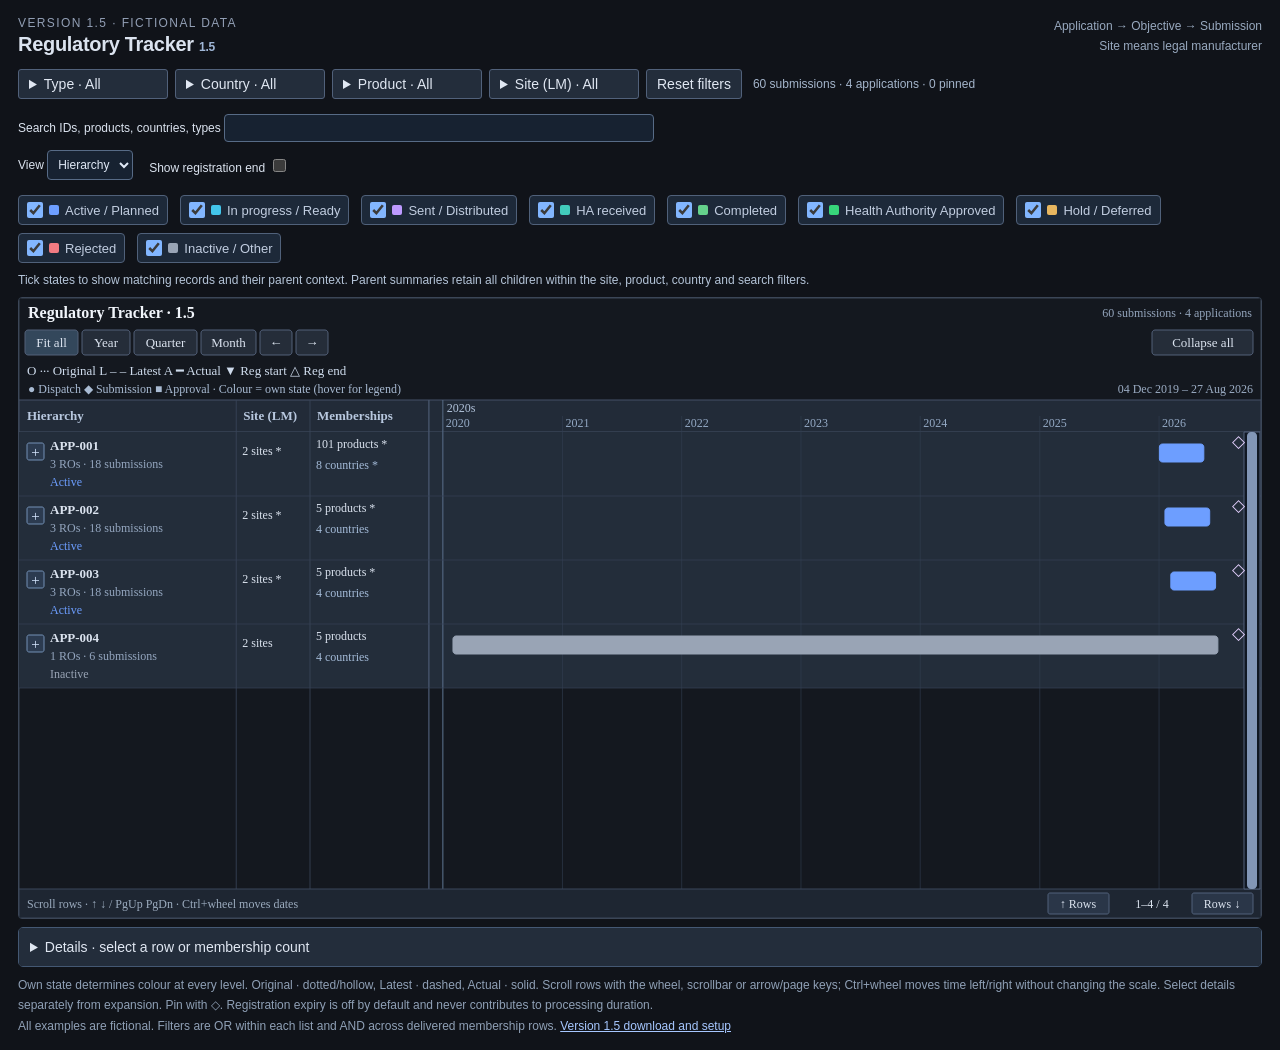
<file: index.html>
<!doctype html>
<html lang="en"><head><meta charset="utf-8"><meta name="viewport" content="width=device-width,initial-scale=1"><title>Regulatory Tracker · 1.5</title><link rel="stylesheet" href="style.css?v=1.5"></head>
<body><main><header><div><span class="eyebrow">VERSION 1.5 · FICTIONAL DATA</span><h1>Regulatory Tracker <small>1.5</small></h1></div><p class="intro">Application → Objective → Submission<br>Site means legal manufacturer</p></header>
<section id="filters" class="filters" aria-label="Membership filters"><button id="reset-filters">Reset filters</button><span id="filter-status" role="status">Loading…</span></section>
<section id="bindings" aria-label="Search and view controls"></section>
<div id="state-legend" class="legend" role="group" aria-label="Record state filters"></div><p class="state-help">Tick states to show matching records and their parent context. Parent summaries retain all children within the site, product, country and search filters.</p>
<p id="comparison-help" hidden>Compare equivalent rows on one axis. ◇ pins a row; use Pinned rows only to isolate your selection. D→S and S→A are completed actual durations. Missing endpoints remain blank. <button id="clear-pins">Clear pins</button></p>
<section class="chart-frame"><div id="chart" tabindex="0" aria-label="Regulatory timeline. Scroll rows with wheel or keys. Expand parent labels or bars."></div></section>
<details id="selected-details"><summary id="detail-title">Details · select a row or membership count</summary><div class="detail-content"><div class="copy-actions"><button id="copy-id">Copy ID</button><button id="copy-details">Copy details</button><span id="copy-status" role="status"></span></div><div id="detail-body"></div><div id="detail-tools" hidden><label>Search full membership lists <input id="list-search" type="search" placeholder="Product, country or legal manufacturer…"></label><div id="member-lists"></div><div class="pager"><button id="list-prev">Previous</button><span id="list-page"></span><button id="list-next">Next</button></div><p class="muted">Independent membership lists do not imply product–country pairs.</p></div></div></details>
<footer>Own state determines colour at every level. Original · dotted/hollow, Latest · dashed, Actual · solid. Scroll rows with the wheel, scrollbar or arrow/page keys; Ctrl+wheel moves time left/right without changing the scale. Select details separately from expansion. Pin with ◇. Registration expiry is off by default and never contributes to processing duration.<br>All examples are fictional. Filters are OR within each list and AND across delivered membership rows. <a href="https://github.com/DangerMitch2000/regulatory-timeline-demo/releases/tag/v1.5">Version 1.5 download and setup</a></footer>
</main><div id="tooltip" role="tooltip" hidden></div><script src="vega.js"></script><script src="app.js?v=1.5"></script></body></html>
</file>
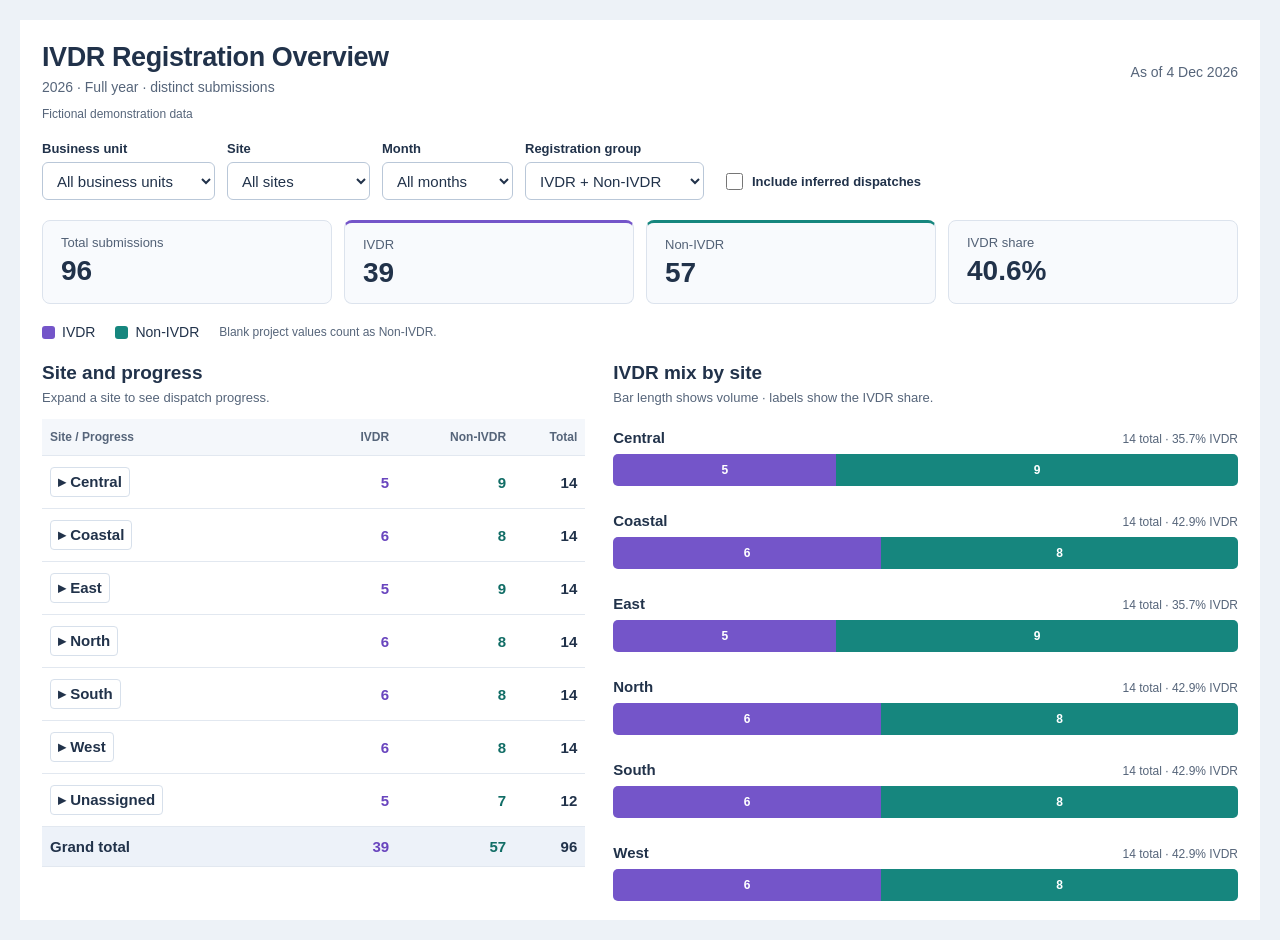
<file: ivdr-preview.html>
<!doctype html><html lang="en"><meta charset="utf-8"><meta name="viewport" content="width=device-width,initial-scale=1"><title>IVDR Registration Overview — fictional demo</title><style>.ivdrOverview{font:15px 'Segoe UI',Arial,sans-serif;color:#21324a;background:#fff;padding:22px;box-sizing:border-box;overflow:auto;container-type:inline-size;height:100%;width:100%}.ivdrOverview *{box-sizing:border-box}.ivdrOverview header{display:flex;align-items:center;justify-content:space-between;gap:20px;flex-wrap:wrap}.ivdrOverview h1{font-size:27px;margin:0;font-weight:650;letter-spacing:-.4px}.ivdrOverview h2{font-size:19px;margin:0 0 6px}.ivdrOverview .subtitle,.ivdrOverview .asof{color:#56657a;margin:6px 0 0;font-size:14px}.ivdrOverview .demoNote{font-size:12px;color:#56657a}.ivdrOverview .controls{display:flex;gap:12px;flex-wrap:wrap;align-items:flex-end;margin:20px 0}.ivdrOverview label{display:flex;flex-direction:column;gap:6px;font-size:13px;font-weight:600}.ivdrOverview select{font:15px 'Segoe UI',sans-serif;max-width:230px;min-height:38px;border:1px solid #b9c7d8;border-radius:6px;padding:6px 25px 6px 10px;background:white;color:#21324a}.ivdrOverview label.check{flex-direction:row;align-items:center;min-height:38px;padding:6px}.ivdrOverview input{accent-color:#7155c9;width:17px;height:17px}.ivdrOverview .summary{display:grid;grid-template-columns:repeat(4,minmax(0,1fr));gap:12px;margin:20px 0}.ivdrOverview .metric{border:1px solid #dce3ed;background:#f8fafd;border-radius:8px;padding:14px 18px;display:flex;flex-direction:column;gap:5px}.ivdrOverview .metric span{font-size:13px;color:#526176}.ivdrOverview .metric strong{font-size:28px;color:#21324a}.ivdrOverview .metric.ivdr{border-top:3px solid #7455c9}.ivdrOverview .metric.non{border-top:3px solid #16867e}.ivdrOverview .legend{display:flex;align-items:center;gap:20px;flex-wrap:wrap;margin:16px 0 22px;font-size:14px}.ivdrOverview .legend span{display:flex;align-items:center;gap:7px}.ivdrOverview i{display:inline-block;width:13px;height:13px;border-radius:3px}.ivdrOverview .ivdr{background:#7455c9}.ivdrOverview .non{background:#16867e}.ivdrOverview .metric.ivdr,.ivdrOverview .metric.non{background:#f8fafd}.ivdrOverview .muted{color:#56657a;font-size:12px}.ivdrOverview .comparisonLayout{display:grid;grid-template-columns:minmax(0,1fr) minmax(0,1.15fr);gap:28px}.ivdrOverview .tablePanel,.ivdrOverview .chartPanel{min-width:0}.ivdrOverview .hint{font-size:13px;color:#56657a;margin:0 0 14px}.ivdrOverview table{border-collapse:collapse;width:100%;font-size:15px}.ivdrOverview th{font-size:12px;color:#56657a;background:#f4f7fb}.ivdrOverview td,.ivdrOverview th{padding:11px 8px;text-align:right;border-bottom:1px solid #e2e8f0}.ivdrOverview td:first-child,.ivdrOverview th:first-child{text-align:left}.ivdrOverview th:first-child{width:52%}.ivdrOverview .expand{font:inherit;font-weight:600;cursor:pointer;padding:5px 7px;text-align:left;max-width:100%;border:1px solid #d7e0eb;border-radius:4px;background:#fff;color:inherit;overflow-wrap:anywhere}.ivdrOverview .ivdrText{color:#6945be;font-weight:600}.ivdrOverview .nonText{color:#116d66;font-weight:600}.ivdrOverview .totalNumber{font-weight:650}.ivdrOverview .progressRow{background:#f8fafd;font-size:13px}.ivdrOverview .progressRow td:first-child{padding-left:25px}.ivdrOverview .grandTotal{font-weight:700;background:#edf2f9}.ivdrOverview .chartRow{padding:10px 0 16px}.ivdrOverview .barHeading{display:flex;justify-content:space-between;gap:12px;margin-bottom:8px;align-items:baseline}.ivdrOverview .barHeading strong{font-size:15px;overflow-wrap:anywhere;max-width:60%}.ivdrOverview .barHeading span{font-size:12px;color:#56657a;text-align:right}.ivdrOverview .stack{border:0;display:flex;width:100%;height:32px;background:#f0f3f8;border-radius:5px;overflow:hidden;padding:0;cursor:pointer}.ivdrOverview .stack span{display:flex;align-items:center;justify-content:center;color:white;font-size:12px;font-weight:650;height:32px;flex-shrink:0}.ivdrOverview .stack:hover{box-shadow:0 0 0 2px #b5bfd0}.ivdrOverview .cleanup{margin-top:18px;border-left:3px solid #d7a950;background:#fffbf0;padding:12px 15px;font-size:13px}.ivdrOverview .cleanup p{margin:5px 0;line-height:1.5}.ivdrOverview details{margin-top:16px;font-size:13px;line-height:1.6}.ivdrOverview summary{cursor:pointer;font-weight:600}.ivdrOverview .checks ul{max-height:180px;overflow:auto}.ivdrOverview .notice{padding:14px;background:#fff1cf;border-radius:6px;line-height:1.5}.ivdrOverview :focus-visible{outline:3px solid #344764;outline-offset:3px}.ivdrOverview .empty{padding:24px;background:#f5f7fb;color:#56657a}@container(max-width:850px){.ivdrOverview .comparisonLayout{grid-template-columns:1fr}.ivdrOverview .summary{grid-template-columns:repeat(2,minmax(0,1fr))}.ivdrOverview h1{font-size:23px}}

.ivdrOverview .captureButton{font:600 17px 'Segoe UI',sans-serif;padding:10px 18px;background:#173d67;color:white;border:0;border-radius:5px;cursor:pointer;margin:14px 0}.ivdrOverview.slideCapture{padding:0;overflow:hidden;container-type:normal;display:flex;align-items:center;justify-content:center}.ivdrOverview.slideCapture svg{display:block;width:100%;height:100%;font-family:'Segoe UI',Arial,sans-serif}.ivdrOverview.slideCapture svg text{font-family:'Segoe UI',Arial,sans-serif;font-size:revert-layer;fill:revert-layer}
body{margin:20px;background:#edf2f7;font:15px Segoe UI}#host{width:min(1400px,100%);margin:auto;height:900px}</style><div id="host"></div><script>const roles=['SubID','OriginalDispatch','LatestDispatch','ActualDispatch','ActualSubmission','ActualApproval','Site','BusinessUnit'];
const categories=['Dispatched','In Progress / Expected','Unconfirmed','Inferred'];
function viewingDay(now=new Date()){return Date.UTC(now.getFullYear(),now.getMonth(),now.getDate());}
// Date fields are calendar dates. ISO timestamps use their written YYYY-MM-DD,
// never the viewer's timezone. Power BI Date objects use their UTC calendar parts.
function parseDay(value){
 if(value===null||value===undefined||value==='')return {kind:'blank'};
 let y,m,d;
 if(value instanceof Date){if(!Number.isFinite(+value))return {kind:'invalid'};y=value.getUTCFullYear();m=value.getUTCMonth()+1;d=value.getUTCDate();}
 else if(typeof value==='string'){
  const match=value.trim().match(/^(\d{4})-(\d{2})-(\d{2})(?:T\d{2}:\d{2}(?::\d{2}(?:\.\d+)?)?(?:Z|[+-]\d{2}:\d{2})?)?$/);
  if(!match)return {kind:'invalid'};[,y,m,d]=match.map(Number);
  if(value.includes('T')&&!Number.isFinite(Date.parse(value)))return {kind:'invalid'};
 }else return {kind:'invalid'};
 const n=Date.UTC(y,m-1,d),date=new Date(n);
 return date.getUTCFullYear()===y&&date.getUTCMonth()===m-1&&date.getUTCDate()===d?{kind:'date',day:n}:{kind:'invalid'};
}
function resolve(values){const valid=new Set();let invalid=false;for(const value of values){const p=parseDay(value);if(p.kind==='invalid')invalid=true;if(p.kind==='date')valid.add(p.day);}
 return invalid||valid.size>1?{kind:'issue'}:valid.size?{kind:'date',day:[...valid][0]}:{kind:'blank'};}
function mapTable(table){const columns=table?.columns||[],indices={};for(const role of roles){const a=columns.map((c,i)=>c.roles?.[role]?i:-1).filter(i=>i>=0);if(a.length>1)throw Error('Map only one column to '+role);if(a.length)indices[role]=a[0];}
 return {missing:indices.SubID===undefined,rows:(table?.rows||[]).map(r=>Object.fromEntries(roles.map(k=>[k,indices[k]===undefined?null:r[indices[k]]])))};
}
function summarize(rows,today=viewingDay(),includeInferred=false,businessUnit='*'){
 const unitKey=r=>String(r.BusinessUnit??'').trim()||null;
 const units=[...new Set(rows.map(unitKey))].sort((a,b)=>String(a).localeCompare(String(b)));
 // Select records by membership, then retain all delivered associations for those IDs.
 // This avoids hiding conflicting dates or multi-site membership in joined rows.
 const selected=new Set(rows.filter(r=>businessUnit==='*'||unitKey(r)===businessUnit).map(r=>String(r.SubID??'').trim()).filter(Boolean));
 rows=rows.filter(r=>String(r.SubID??'').trim()?selected.has(String(r.SubID).trim()):businessUnit==='*'||unitKey(r)===businessUnit);
 const groups=new Map();let missingIdRows=0;
 for(const row of rows){const id=String(row.SubID??'').trim();if(!id){missingIdRows++;continue;}if(!groups.has(id))groups.set(id,[]);groups.get(id).push(row);}
 const year=new Date(today).getUTCFullYear(),zero=()=>[0,0,0,0],months=Array.from({length:12},zero),totals=zero(),issues=[],excluded=[],missing=[],records=[],ambiguousSites=[],undatedInferred=[],sites=new Map();let outsideYear=0;
 for(const [id,list]of groups){const dates=Object.fromEntries(roles.slice(1).filter(k=>k!=='Site'&&k!=='BusinessUnit').map(k=>[k,resolve(list.map(r=>r[k]))]));
  const bad=Object.entries(dates).filter(([,p])=>p.kind==='issue').map(([k])=>k);if(bad.length)issues.push({id,fields:bad});
  const evidence=['ActualSubmission','ActualApproval'].filter(k=>dates[k].kind==='date').map(k=>({field:k,day:dates[k].day}));
  const actualAbsent=dates.ActualDispatch.kind==='blank';
  // Cleanup scope is independent of the inference toggle. Invalid/conflicting plans
  // are unusable but remain explicitly flagged. A valid plan in either field means
  // this is NOT a no-usable-dispatch-date record, even if a higher-priority field fails.
  const noPlan=dates.LatestDispatch.kind!=='date'&&dates.OriginalDispatch.kind!=='date';
  if(actualAbsent&&noPlan&&evidence.some(e=>new Date(e.day).getUTCFullYear()===year))missing.push(id);
  if(includeInferred&&actualAbsent&&noPlan&&evidence.length)undatedInferred.push(id);
  let chosen=dates.ActualDispatch,cat=0;
  if(chosen.kind==='issue'){excluded.push(id);continue;}
  if(chosen.kind==='blank'){chosen=dates.LatestDispatch;cat=1;if(chosen.kind==='issue'){excluded.push(id);continue;}if(chosen.kind==='blank')chosen=dates.OriginalDispatch;if(chosen.kind==='issue'){excluded.push(id);continue;}if(chosen.kind==='blank')continue;if(chosen.day<today)cat=2;if(includeInferred&&evidence.length)cat=3;}
  const date=new Date(chosen.day);if(date.getUTCFullYear()!==year){outsideYear++;continue;}const month=date.getUTCMonth();months[month][cat]++;totals[cat]++;
  const names=[...new Set(list.map(r=>String(r.Site??'').trim()).filter(Boolean))].sort();
  const siteKey=names.length>1?'ambiguous':names.length===1?'site:'+names[0]:'unassigned',site=names.length>1?'Multiple sites (unallocated)':names[0]||'Unassigned';
  if(names.length>1)ambiguousSites.push({id,sites:names});
  if(!sites.has(siteKey))sites.set(siteKey,{key:siteKey,label:site,months:Array.from({length:12},zero),totals:zero(),total:0});
  const bucket=sites.get(siteKey);bucket.months[month][cat]++;bucket.totals[cat]++;bucket.total++;
  records.push({id,month,category:cat,siteKey,site,sites:names,plannedDay:cat===0?null:chosen.day,actualDay:cat===0?chosen.day:null,evidence,missingActual:actualAbsent});
 }
 const total=totals.reduce((a,b)=>a+b,0);
 return {units,businessUnit,year,months,totals,total,average:total/12,percentages:totals.map(n=>total?n/total*100:0),missing,issues,excluded,outsideYear,missingIdRows,distinct:groups.size,today,records,sites:[...sites.values()].sort((a,b)=>a.label.localeCompare(b.label)),ambiguousSites,undatedInferred,includeInferred};
}

const comparisonRoles=[...roles,'Project'];
const clean=v=>String(v??'').trim();
function isIVDR(value){
 const text=Array.isArray(value)?value.join(' '):clean(value);
 // Explicit Non-IVDR is negative; combination labels with a positive IVDR token are positive.
 return /\bivdr\b/i.test(text.replace(/\bnon[\s_-]*ivdr\b/gi,''));
}
function mapComparisonTable(table){const indices={};for(const role of comparisonRoles){const matches=(table?.columns||[]).flatMap((c,i)=>c.roles?.[role]?[i]:[]);if(matches.length>1)throw Error('Map only one column to '+role);if(matches.length)indices[role]=matches[0];}
 return {missing:indices.SubID===undefined,missingProject:indices.Project===undefined,rows:(table?.rows||[]).map(row=>Object.fromEntries(comparisonRoles.map(role=>[role,indices[role]===undefined?null:row[indices[role]]])))};
}
function compare(rows,today=viewingDay(),state={}){
 const businessUnit=state.businessUnit===undefined?'*':state.businessUnit,siteFilter=state.site??'*',classification=state.classification??'*',month=Number.isInteger(state.month)?state.month:-1,includeInferred=!!state.includeInferred;
 const groups=new Map();for(const row of rows){const id=clean(row.SubID);if(id){if(!groups.has(id))groups.set(id,[]);groups.get(id).push(row);}}
 const meta=new Map(),siteChoices=new Map();let missingIdRows=0;
 const units=[...new Set(rows.map(r=>clean(r.BusinessUnit)||null))].sort((a,b)=>String(a).localeCompare(String(b)));
 for(const [id,list]of groups){const names=[...new Set(list.map(r=>clean(r.Site)).filter(Boolean))].sort(),key=names.length>1?'ambiguous':names.length?'site:'+names[0]:'unassigned',label=names.length>1?'Multiple sites (unallocated)':names[0]||'Unassigned';
  const ivdr=list.some(r=>isIVDR(r.Project)),unitMatch=businessUnit==='*'||list.some(r=>(clean(r.BusinessUnit)||null)===businessUnit);
  meta.set(id,{key,label,ivdr,unitMatch});if(unitMatch)siteChoices.set(key,label);
 }
 const selected=new Set([...meta].filter(([,m])=>m.unitMatch&&(siteFilter==='*'||m.key===siteFilter)&&(classification==='*'||m.ivdr===(classification==='ivdr'))).map(([id])=>id));
 const scoped=rows.filter(r=>selected.has(clean(r.SubID)));
 // Rows without identifiers cannot be safely classified/associated as submissions.
 missingIdRows=rows.filter(r=>!clean(r.SubID)&&(businessUnit==='*'||(clean(r.BusinessUnit)||null)===businessUnit)).length;
 const base=summarize(scoped,today,includeInferred),records=base.records.filter(r=>month===-1||r.month===month),sites=new Map();
 for(const record of records){const m=meta.get(record.id);if(!sites.has(m.key))sites.set(m.key,{key:m.key,label:m.label,ivdr:0,non:0,total:0,progress:categories.map(()=>({ivdr:0,non:0,total:0}))});
  const s=sites.get(m.key),field=m.ivdr?'ivdr':'non';s[field]++;s.total++;s.progress[record.category][field]++;s.progress[record.category].total++;
 }
 const sorted=[...sites.values()].sort((a,b)=>b.total-a.total||a.label.localeCompare(b.label)),ivdr=sorted.reduce((n,s)=>n+s.ivdr,0),non=records.length-ivdr;
 const progress=categories.map((_,i)=>({ivdr:sorted.reduce((n,s)=>n+s.progress[i].ivdr,0),non:sorted.reduce((n,s)=>n+s.progress[i].non,0),total:sorted.reduce((n,s)=>n+s.progress[i].total,0)}));
 return {...base,records,sites:sorted,total:records.length,ivdr,non,share:records.length?ivdr/records.length*100:0,progress,units,siteChoices:[...siteChoices].map(([key,label])=>({key,label})).sort((a,b)=>a.label.localeCompare(b.label)),month,classification,missingIdRows,baseAnnualTotal:base.total};
}

const months=['January','February','March','April','May','June','July','August','September','October','November','December'];
const el=(tag,text,cls)=>{const e=document.createElement(tag);if(text!==undefined)e.textContent=text;if(cls)e.className=cls;return e;};
const percent=n=>n.toFixed(1)+'%';
function render(root,rows,{now=new Date(),state={},onChange=(patch)=>{},expanded=new Set(),onExpansion=(key)=>{},notice='',projectMapped=true,synthetic=false}={}){
 const r=compare(projectMapped?rows:[],viewingDay(now),state);root.replaceChildren();root.className='ivdrOverview';const opts={now,state,onChange,expanded,onExpansion,notice,projectMapped,synthetic};const redraw=()=>render(root,rows,opts);if(root._slide&&projectMapped)return ivdrSlide(root,r,opts,redraw);root.onkeydown=null;
 const header=el('header'),titles=el('div');titles.append(el('h1','IVDR Registration Overview'),el('p',r.year+' · '+(r.month<0?'Full year':months[r.month])+' · distinct submissions','subtitle'));header.append(titles,el('span','As of '+now.toLocaleDateString('en-GB',{day:'numeric',month:'short',year:'numeric'}),'asof'));root.append(header);
 if(synthetic)root.append(el('p','Fictional demonstration data','demoNote'));
 if(notice)root.append(el('p',notice,'notice'));
 if(!projectMapped){root.append(el('p','Add the Regulatory Objective project field to Project before viewing this comparison. A missing field is not the same as a blank value.','notice'));return r;}
 const controls=el('div',undefined,'controls');
 function dropdown(label,key,options,value){const field=el('label',label),select=el('select');select.setAttribute('aria-label',label);if(!options.some(o=>JSON.stringify(o.value)===JSON.stringify(value)))options.push({value,label:String(value??'Unassigned')+' (no matching records)'});
  options.forEach(o=>{const option=el('option',o.label);option.value=JSON.stringify(o.value);select.append(option)});select.value=JSON.stringify(value);select.onchange=()=>onChange({[key]:JSON.parse(select.value)});field.append(select);controls.append(field);}
 dropdown('Business unit','businessUnit',[{value:'*',label:'All business units'},...r.units.map(value=>({value,label:value===null?'Unassigned':value}))],state.businessUnit===undefined?'*':state.businessUnit);
 dropdown('Site','site',[{value:'*',label:'All sites'},...r.siteChoices.map(s=>({value:s.key,label:s.label}))],state.site??'*');
 dropdown('Month','month',[{value:-1,label:'All months'},...months.map((label,value)=>({value,label}))],r.month);
 dropdown('Registration group','classification',[{value:'*',label:'IVDR + Non-IVDR'},{value:'ivdr',label:'IVDR'},{value:'non',label:'Non-IVDR'}],state.classification??'*');
 const checkLabel=el('label',undefined,'check'),check=el('input');check.type='checkbox';check.checked=!!state.includeInferred;check.onchange=()=>onChange({includeInferred:check.checked});checkLabel.append(check,document.createTextNode('Include inferred dispatches'));controls.append(checkLabel);root.append(controls);
 const summary=el('div',undefined,'summary');for(const [label,value,cls]of [['Total submissions',r.total,''],['IVDR',r.ivdr,'ivdr'],['Non-IVDR',r.non,'non'],['IVDR share',percent(r.share),'']]){const card=el('div',undefined,'metric '+cls);card.append(el('span',label),el('strong',String(value)));summary.append(card)}root.append(summary);
 const legend=el('div',undefined,'legend');for(const [name,cls]of [['IVDR','ivdr'],['Non-IVDR','non']]){const label=el('span');label.append(el('i',undefined,cls),document.createTextNode(name));legend.append(label)}legend.append(el('span','Blank project values count as Non-IVDR.','muted'));root.append(legend);
 const layout=el('div',undefined,'comparisonLayout'),tablePanel=el('section',undefined,'tablePanel'),chartPanel=el('section',undefined,'chartPanel');layout.append(tablePanel,chartPanel);root.append(layout);
 tablePanel.append(el('h2','Site and progress'),el('p','Expand a site to see dispatch progress.','hint'));
 const table=el('table'),thead=el('thead'),head=el('tr');['Site / Progress','IVDR','Non-IVDR','Total'].forEach(name=>head.append(el('th',name)));thead.append(head);table.append(thead);const tbody=el('tbody');
 function counts(row,s){row.append(el('td',String(s.ivdr),'ivdrText'),el('td',String(s.non),'nonText'),el('td',String(s.total),'totalNumber'));}
 r.sites.forEach(s=>{const row=el('tr',undefined,'siteRow'),name=el('td'),button=el('button',(expanded.has(s.key)?'▾ ':'▸ ')+s.label,'expand');button.setAttribute('aria-expanded',String(expanded.has(s.key)));button.onclick=()=>onExpansion(s.key);name.append(button);row.append(name);counts(row,s);tbody.append(row);
  if(expanded.has(s.key))s.progress.forEach((p,i)=>{if(i===3&&!state.includeInferred)return;const sub=el('tr',undefined,'progressRow');sub.append(el('td',categories[i]));counts(sub,p);tbody.append(sub)});
 });
 const total=el('tr',undefined,'grandTotal');total.append(el('td','Grand total'));counts(total,r);tbody.append(total);table.append(tbody);tablePanel.append(table);
 chartPanel.append(el('h2','IVDR mix by site'),el('p','Bar length shows volume · labels show the IVDR share.','hint'));
 const max=Math.max(1,...r.sites.map(s=>s.total)),chart=el('div',undefined,'siteChart');chart.setAttribute('role','list');chartPanel.append(chart);
 r.sites.forEach(s=>{const row=el('div',undefined,'chartRow');row.setAttribute('role','listitem');const title=el('div',undefined,'barHeading');title.append(el('strong',s.label),el('span',s.total+' total · '+percent(s.ivdr/s.total*100)+' IVDR'));row.append(title);
  const bar=el('button',undefined,'stack');bar.setAttribute('aria-label',s.label+': '+s.ivdr+' IVDR, '+s.non+' Non-IVDR, '+s.total+' total. '+percent(s.ivdr/s.total*100)+' IVDR. Expand progress.');bar.setAttribute('aria-expanded',String(expanded.has(s.key)));bar.title=s.label+'\nIVDR: '+s.ivdr+'\nNon-IVDR: '+s.non+'\nTotal: '+s.total+'\n'+(r.month<0?'Full year':months[r.month])+' '+r.year;bar.onclick=()=>onExpansion(s.key);
  for(const [field,cls]of [['ivdr','ivdr'],['non','non']]){const segment=el('span',s[field]/max>=.07?String(s[field]):'',cls);segment.style.width=(s[field]/max*100)+'%';bar.append(segment)}row.append(bar);chart.append(row);
 });
 if(!r.total)chart.append(el('p','No submissions match this selection.','empty'));
 const totals=el('details',undefined,'progressTotals');totals.append(el('summary','Progress totals for this selection'));const text=categories.map((c,i)=>i===3&&!state.includeInferred?'':c+': '+r.progress[i].total).filter(Boolean).join(' · ');totals.append(el('p',text));root.append(totals);
 const cleanup=el('div',undefined,'cleanup');cleanup.append(el('strong','Missing Dates — '+r.year+': '+r.missing.length),el('p','No usable dispatch date, but actual submission or approval occurred this year. Scoped to Business unit, Site and Registration group; all months, since no dispatch month is known.'));if(state.includeInferred)cleanup.append(el('p','Undated inferred: '+r.undatedInferred.length+' across all filtered years. Outside chart totals; may overlap Missing Dates.'));root.append(cleanup);
 const checks=el('details',undefined,'checks');checks.append(el('summary','Counting and data checks'),el('p','Each submission counts once. IVDR plus rebranding or UDI counts as IVDR; blanks and labels without IVDR count as Non-IVDR. Multiple sites are counted once as unallocated. Dispatch month and inference rules match the Roadmap.'));
 checks.append(el('p',r.excluded.length+' excluded for required-date issues · '+r.issues.length+' records with date issues (all filtered years) · '+r.ambiguousSites.length+' multi-site records (full year) · '+r.missingIdRows+' rows without an identifier (business-unit scope).'));
 const list=el('ul');r.issues.forEach(x=>list.append(el('li',x.id+': '+x.fields.join(', '))));r.ambiguousSites.forEach(x=>list.append(el('li',x.id+': '+x.sites.join(', '))));checks.append(list);root.append(checks);
 slideButton(root,redraw);return r;
}

function slideCanvas(root,title,subtitle,height,exit){
 root.replaceChildren();root.className+=' slideCapture';root.tabIndex=0;root.onkeydown=e=>{if(e.key==='Escape'){root._slide=false;exit()}};
 const canvas=document.createElementNS('http://www.w3.org/2000/svg','svg');canvas.setAttribute('viewBox','0 0 1200 '+height);canvas.setAttribute('role','img');canvas.setAttribute('aria-label',title+'. '+subtitle+'. Press Escape to return to controls.');canvas.setAttribute('preserveAspectRatio','xMidYMid meet');root.append(canvas);
 const shape=(tag,a={},value)=>{const n=document.createElementNS('http://www.w3.org/2000/svg',tag);for(const [k,v]of Object.entries(a))n.setAttribute(k,String(v));if(value!==undefined)n.textContent=String(value);if(a['font-size'])n.style.fontSize=a['font-size']+'px';if(a.fill)n.style.fill=a.fill;canvas.append(n);return n};
 const text=(x,y,t,size=22,fill='#24364b',anchor='start',weight=400)=>shape('text',{x,y,'font-size':size,fill,'text-anchor':anchor,'font-weight':weight},t);
 const rect=(x,y,w,h,fill)=>shape('rect',{x,y,width:w,height:h,fill});
 rect(0,0,1200,height,'white');text(24,44,title,34,'#122c49','start',650);text(24,79,subtitle,20);
 return {text,rect,shape};
}
function slideButton(root,draw){const b=el('button','Screenshot mode');b.className='captureButton';b.title='Slide-ready layout. Press Escape to return to controls.';b.onclick=()=>{root._slide=true;draw();root.focus?.()};root.append(b)}

function ivdrSlide(root,r,o,exit){
 const height=Math.max(780,354+r.sites.length*58+100),unit=o.state.businessUnit===undefined||o.state.businessUnit==='*'?'All':o.state.businessUnit??'Unassigned',site=o.state.site&&o.state.site!=='*'?(r.siteChoices.find(s=>s.key===o.state.site)?.label||o.state.site):'All sites',group=o.state.classification==='ivdr'?'IVDR':o.state.classification==='non'?'Non-IVDR':'IVDR + Non-IVDR';
 const {text,rect}=slideCanvas(root,r.year+' Registration: IVDR vs Non-IVDR','Business unit: '+unit+' · '+site+' · '+(r.month<0?'Full year':months[r.month])+' · '+group,height,exit);
 text(24,111,'Inferred dispatches '+(o.state.includeInferred?'included':'excluded')+' · As of '+o.now.toLocaleDateString('en-GB')+(o.synthetic?' · Fictional demonstration data':''),19);if(o.notice)text(24,143,o.notice,18,'#8a4b00');
 [['Total submissions',r.total],['IVDR',r.ivdr],['Non-IVDR',r.non],['IVDR share',percent(r.share)]].forEach(([label,value],i)=>{const x=24+i*294;rect(x,162,275,89,'#f1f5fa');text(x+14,190,label,21);text(x+14,233,value,35,'#122c49','start',700)});
 rect(24,274,17,17,'#7455c9');text(50,290,'IVDR',22);rect(155,274,17,17,'#16867e');text(181,290,'Non-IVDR',22);text(350,290,'Blank project values count as Non-IVDR',19);
 text(24,333,'Site',22);text(280,333,'IVDR',21,'#6945be','end');text(402,333,'Non-IVDR',21,'#116d66','end');text(509,333,'Total',21,'#24364b','end');text(558,333,'Volume by site',24,'#122c49','start',650);text(1174,333,'IVDR / Non-IVDR · IVDR %',19,'#24364b','end');
 const max=Math.max(1,...r.sites.map(s=>s.total));r.sites.forEach((s,i)=>{const y=378+i*58;rect(20,y-30,497,47,i%2?'#f2f5f9':'#fff');text(24,y,s.label.length>17?s.label.slice(0,16)+'…':s.label,22);text(280,y,s.ivdr,25,'#6945be','end',650);text(402,y,s.non,25,'#116d66','end',650);text(509,y,s.total,25,'#122c49','end',700);
 rect(558,y-16,356,22,'#edf2f7');rect(558,y-16,s.ivdr/max*356,22,'#7455c9');rect(558+s.ivdr/max*356,y-16,s.non/max*356,22,'#16867e');text(1174,y,s.ivdr+' / '+s.non+' · '+percent(s.total?s.ivdr/s.total*100:0),22,'#24364b','end',600)});
 const y=378+r.sites.length*58;rect(20,y-30,497,45,'#eaf0f8');text(24,y,'Grand total',22,'#122c49','start',700);text(280,y,r.ivdr,25,'#6945be','end',700);text(402,y,r.non,25,'#116d66','end',700);text(509,y,r.total,25,'#122c49','end',700);
 if(!r.total)text(558,392,'No submissions match this selection',23);
 text(24,height-30,'Missing Dates — '+r.year+': '+r.missing.length+' · All months within selected filters · Distinct submissions',19);
 return r;
}

const year=new Date().getFullYear(),rows=Array.from({length:96},(_,i)=>({SubID:'DEMO-'+i,OriginalDispatch:year+'-'+String(i%12+1).padStart(2,'0')+'-12',ActualDispatch:i%3===0?year+'-'+String(i%12+1).padStart(2,'0')+'-14':null,ActualSubmission:i%4===1?year+'-06-01':null,Site:['North','Central','South','East','West','Coastal',null][Math.floor(i/7)%7],BusinessUnit:['ID','CMI','CSP','TOX'][Math.floor(i/3)%4],Project:['IVDR','Rebranding',null,'UDI; IVDR','UDI'][i%5]}));rows.push({SubID:'UNDATED',ActualApproval:year+'-01-01',Site:'Northern site',BusinessUnit:'ID',Project:null});const root=document.querySelector('#host');let state={},expanded=new Set();function draw(){render(root,rows,{synthetic:true,state,expanded,onChange:patch=>{state={...state,...patch};draw()},onExpansion:key=>{expanded.has(key)?expanded.delete(key):expanded.add(key);draw()}})}draw();</script></html>
</file>
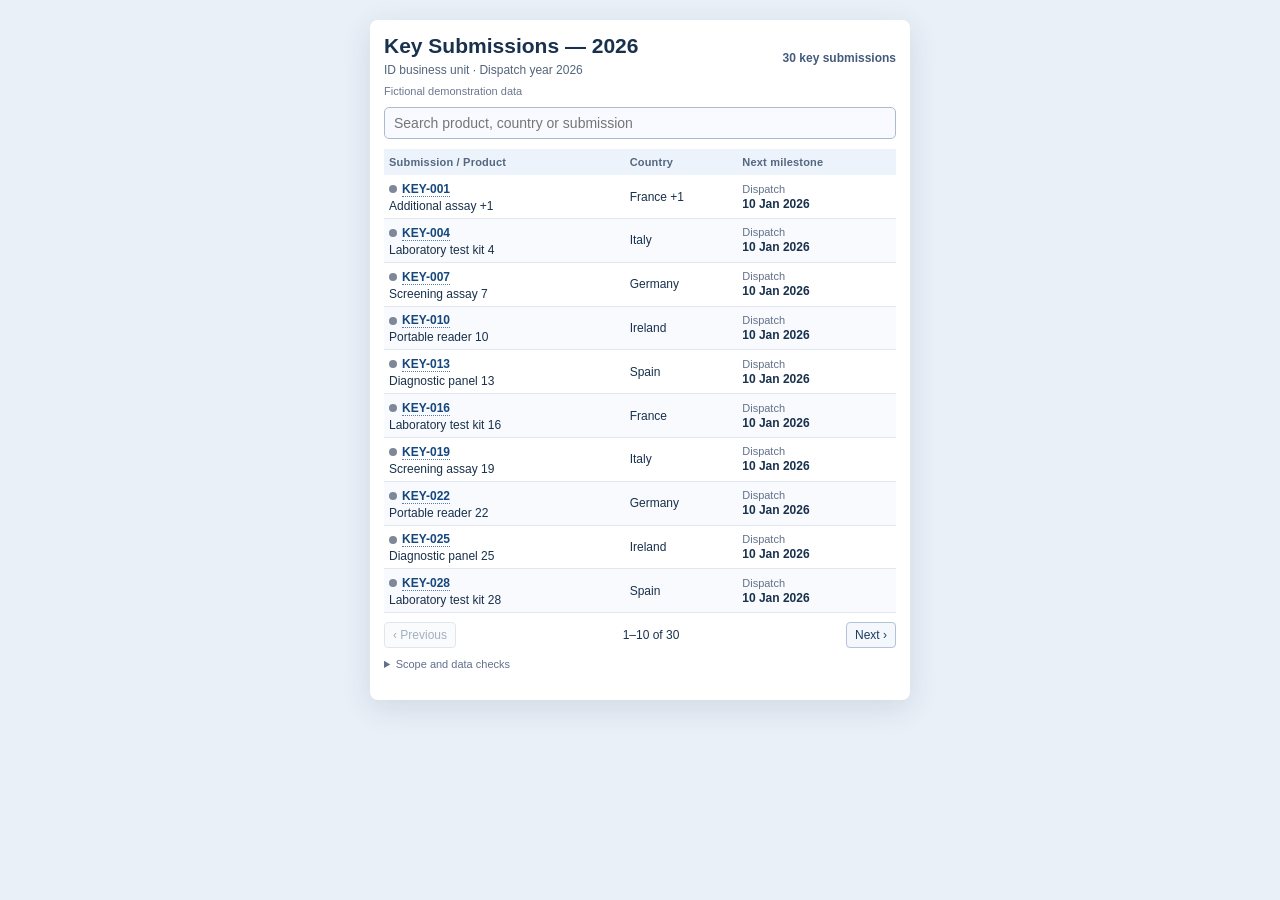
<file: key-preview.html>
<!doctype html><html lang="en"><meta charset="utf-8"><meta name="viewport" content="width=device-width,initial-scale=1"><title>Key Submissions 2026 — fictional demo</title><style>.keyView{font:14px 'Segoe UI',Arial,sans-serif;color:#19314c;background:#fff;box-sizing:border-box;padding:14px;position:relative;overflow:auto;container-type:inline-size;height:100%;width:100%;user-select:text}.keyView *{box-sizing:border-box}.keyView header{display:flex;align-items:center;justify-content:space-between;gap:12px}.keyView h1{font-size:21px;line-height:1.15;margin:0}.keyView .scope{font-size:12px;color:#53657b;margin:5px 0}.keyView .tally{font-size:12px;color:#445b7e;white-space:nowrap}.keyView .controls{margin:10px 0}.keyView input{font:inherit;width:100%;border:1px solid #aabbd0;border-radius:5px;padding:7px 9px;background:#f8faff;color:inherit}.keyView table{width:100%;border-collapse:collapse;table-layout:fixed}.keyView th{text-align:left;font-size:11px;letter-spacing:.2px;color:#546782;background:#edf3fa;padding:7px 5px}.keyView th:nth-child(1){width:47%}.keyView th:nth-child(2){width:22%}.keyView th:nth-child(3){width:31%}.keyView td{padding:5px;border-bottom:1px solid #e2e8f1;height:43px;overflow:hidden;white-space:nowrap;text-overflow:ellipsis}.keyView tr:nth-child(even){background:#f8fafd}.keyView .record{font:600 12px 'Segoe UI',sans-serif;color:#15477e;border:0;border-bottom:1px dotted #567daa;background:transparent;padding:0;cursor:pointer;max-width:calc(100% - 17px);overflow:hidden;text-overflow:ellipsis;vertical-align:middle}.keyView .product{display:block;font-size:12px;overflow:hidden;text-overflow:ellipsis;margin-top:2px}.keyView .dot{display:inline-block;width:8px;height:8px;margin-right:5px;border-radius:50%}.keyView .dot.green{background:#168363}.keyView .dot.blue{background:#367dcc}.keyView .dot.amber{background:#b77c0b}.keyView .dot.red{background:#b84e55}.keyView .dot.grey{background:#7d8998}.keyView .country{font-size:12px}.keyView .milestone span{display:block;font-size:11px;color:#627189}.keyView .milestone strong{font-size:12px;font-weight:600}.keyView footer{display:flex;align-items:center;justify-content:space-between;margin-top:9px;font-size:12px;gap:6px}.keyView footer button,.keyView .close{border:1px solid #b3c3d7;background:#f4f7fc;color:#193b64;padding:5px 8px;border-radius:4px;cursor:pointer;font:inherit}.keyView button:disabled{opacity:.4;cursor:default}.keyView :focus-visible{outline:2px solid #397ddb;outline-offset:2px}.keyView .checks{font-size:11px;line-height:1.4;margin-top:9px;color:#61718a}.keyView .checks summary{cursor:pointer}.keyView .checks ul{max-height:140px;overflow:auto}.keyView .notice{background:#fff1d2;color:#614800;padding:10px;font-size:13px}.keyView .empty{padding:24px 8px;font-size:13px}.keyView .demo{font-size:11px;color:#6b7890;margin:3px 0}.keyView .detailPanel{position:absolute;inset:0;z-index:2;background:white;padding:18px;overflow:auto;border:1px solid #b7c8df;min-height:100%;user-select:text}.keyView .close{float:right}.keyView h2{margin:0 0 8px;font-size:20px}.keyView .status{font-weight:600}.keyView dl{font-size:14px;line-height:1.5;margin-top:16px}.keyView dt{font-size:12px;font-weight:600;color:#64738a;margin-top:12px}.keyView dd{margin:2px 0 0;white-space:pre-wrap;overflow-wrap:anywhere}@container(max-width:450px){.keyView h1{font-size:18px}.keyView .tally{white-space:normal;max-width:90px;text-align:right}}
body{margin:20px;background:#eaf0f8}#host{width:min(540px,100%);height:680px;margin:auto;box-shadow:0 8px 30px #192e4820;border-radius:8px}</style><div id="host"></div><script>const roles=['SubID','ROID','KeySubmission','BusinessUnit','Product','Country','Site','SubStatus','OriginalDispatch','LatestDispatch','ActualDispatch','LatestSubmission','ActualSubmission','LatestApproval','ActualApproval'];
const dateRoles=roles.slice(8);
const clean=v=>String(v??'').trim();
const isKey=v=>/^key submissions?$/.test(clean(v).toLowerCase().replace(/[_-]+/g,' ').replace(/\s+/g,' '));
function day(v){if(v==null||v==='')return null;let y,m,d;if(v instanceof Date){if(!Number.isFinite(+v))return NaN;y=v.getUTCFullYear();m=v.getUTCMonth()+1;d=v.getUTCDate();}else {const s=clean(v),a=s.match(/^(\d{4})-(\d{2})-(\d{2})(?:T.*)?$/);if(!a||s.includes('T')&&!Number.isFinite(Date.parse(s)))return NaN;[,y,m,d]=a.map(Number);}const n=Date.UTC(y,m-1,d),dt=new Date(n);return dt.getUTCFullYear()===y&&dt.getUTCMonth()===m-1&&dt.getUTCDate()===d?n:NaN;}
function mapTable(table){const indices={},missing=[];for(const role of roles){const matches=(table?.columns||[]).flatMap((c,i)=>c.roles?.[role]?[i]:[]);if(matches.length>1)throw Error('Map only one column to '+role);if(matches.length)indices[role]=matches[0];}for(const k of ['SubID','KeySubmission','BusinessUnit'])if(indices[k]===undefined)missing.push(k);if(!['OriginalDispatch','LatestDispatch','ActualDispatch'].some(k=>indices[k]!==undefined))missing.push('a dispatch date');return {missing,rows:(table?.rows||[]).map(row=>Object.fromEntries(roles.map(k=>[k,indices[k]===undefined?null:row[indices[k]]])))};}
function collect(rows){
 const groups=new Map();let unidentified=0;for(const r of rows){const id=clean(r.SubID);if(!id){if(isKey(r.KeySubmission)&&clean(r.BusinessUnit).toUpperCase()==='ID')unidentified++;continue;}if(!groups.has(id))groups.set(id,[]);groups.get(id).push(r);}
 const records=[],excluded=[],undated=[],outside=[],qualifying=[];
 for(const [id,list]of groups){if(!list.some(r=>isKey(r.KeySubmission))||!list.some(r=>clean(r.BusinessUnit).toUpperCase()==='ID'))continue;qualifying.push(id);
  const values=k=>[...new Set(list.map(r=>clean(r[k])).filter(Boolean))].sort();const dates={},issues=[];
  for(const k of dateRoles){const vals=list.map(r=>day(r[k])),valid=[...new Set(vals.filter(v=>v!==null&&Number.isFinite(v)))];const issue=vals.some(Number.isNaN)||valid.length>1;dates[k]={value:issue?null:valid[0]??null,issue};if(issue)issues.push(k);}
  let chosen,source;for(const k of ['ActualDispatch','LatestDispatch','OriginalDispatch']){if(dates[k].issue||dates[k].value!==null){chosen=dates[k];source=k;break;}}
  if(chosen?.issue){excluded.push({id,reason:'Conflicting or invalid '+source});continue;}if(!chosen){undated.push(id);continue;}if(new Date(chosen.value).getUTCFullYear()!==2026){outside.push(id);continue;}
  let next='Dispatch',target=dates.LatestDispatch.value??dates.OriginalDispatch.value,complete=false;
  if(dates.ActualDispatch.value!==null){next='Submission';target=dates.LatestSubmission.value;if(dates.ActualSubmission.value!==null){next='Approval';target=dates.LatestApproval.value;}}
  if(dates.ActualApproval.value!==null){next='Approved';target=dates.ActualApproval.value;complete=true;}
  if(dates.ActualDispatch.issue||dates.ActualSubmission.issue||dates.ActualApproval.issue){next='Check dates';target=null;}
  if(next==='Dispatch'&&dates.LatestDispatch.issue)target=null;
  const statuses=values('SubStatus'),status=statuses.length===1?statuses[0]:statuses.length?'Multiple statuses':'Not provided';
  records.push({id,ros:values('ROID'),products:values('Product'),countries:values('Country'),sites:values('Site'),status,statuses,next,target,complete,dates,issues,scopeDate:chosen.value,scopeSource:source});
 }
 records.sort((a,b)=>Number(a.complete)-Number(b.complete)||(a.target??Infinity)-(b.target??Infinity)||a.id.localeCompare(b.id));
 return {records,excluded,undated,outside,qualifying,unidentified};
}
function selectPage(records,{query='',page=0,size=10}={}){const q=query.trim().toLowerCase(),matches=records.filter(r=>[r.id,...r.ros,...r.products,...r.countries,...r.sites,r.status].join(' ').toLowerCase().includes(q)),pages=Math.max(1,Math.ceil(matches.length/size)),index=Math.min(Math.max(0,page),pages-1);return {matches,page:index,pages,rows:matches.slice(index*size,(index+1)*size)};}

const el=(tag,text,cls)=>{const n=document.createElement(tag);if(text!==undefined)n.textContent=text;if(cls)n.className=cls;return n;};
const fmt=n=>n===null?'Not provided':new Date(n).toLocaleDateString('en-GB',{day:'2-digit',month:'short',year:'numeric',timeZone:'UTC'});
const joined=a=>a.length?a.join('; '):'Not provided';
const short=a=>a.length?(a[0]+(a.length>1?' +'+(a.length-1):'')):'Not provided';
const color=s=>/^(completed|approved|ha received)$/i.test(s)?'green':/^(in progress|sent to health authority|distributed|ready for submission)$/i.test(s)?'blue':/^(deferred|on hold.*)$/i.test(s)?'amber':/^(rejected|withdrawn|inactive)$/i.test(s)?'red':'grey';
function render(root,rows,{state={query:'',page:0,selected:null},onChange=(patch)=>{},missing=[],notice='',synthetic=false}={}){
 root.replaceChildren();root.className='keyView';const header=el('header'),title=el('div');title.append(el('h1','Key Submissions — 2026'),el('p','ID business unit · Dispatch year 2026','scope'));header.append(title);root.append(header);
 if(synthetic)root.append(el('p','Fictional demonstration data','demo'));
 if(notice)root.append(el('p',notice,'notice'));if(missing.length){root.append(el('p','Add '+missing.join(', ')+' to show the correct key submissions.','notice'));return;}
 const result=collect(rows),view=selectPage(result.records,state);const tally=el('strong',result.records.length+' key submissions','tally');header.append(tally);
 const controls=el('div',undefined,'controls'),search=el('input');search.type='search';search.placeholder='Search product, country or submission';search.value=state.query||'';search.setAttribute('aria-label','Search key submissions');search.oninput=()=>onChange({query:search.value,page:0,selected:null});controls.append(search);root.append(controls);
 const wrap=el('div',undefined,'tableWrap'),table=el('table'),head=el('tr');['Submission / Product','Country','Next milestone'].forEach(t=>head.append(el('th',t)));const thead=el('thead');thead.append(head);table.append(thead);const body=el('tbody');
 view.rows.forEach(r=>{const tr=el('tr'),main=el('td'),button=el('button',r.id,'record'),dot=el('span',undefined,'dot '+color(r.status));dot.title=r.status;dot.setAttribute('aria-label','Status: '+r.status);button.onclick=()=>onChange({selected:r.id});button.setAttribute('aria-label','Details for '+r.id);main.append(dot,button,el('span',short(r.products),'product'));main.title=joined(r.products)+'\nStatus: '+r.status;
 const country=el('td',short(r.countries),'country');country.title=joined(r.countries);const next=el('td',undefined,'milestone');next.append(el('span',r.next),el('strong',fmt(r.target)));next.title=r.next+' — '+fmt(r.target)+(r.issues.length?'\nDate issues: '+r.issues.join(', '):'');tr.append(main,country,next);body.append(tr)});table.append(body);wrap.append(table);root.append(wrap);
 if(!view.rows.length)root.append(el('p',result.records.length?'No key submissions match this search.':'No dated key submissions match ID and dispatch year 2026.','empty'));
 const footer=el('footer'),prev=el('button','‹ Previous'),next=el('button','Next ›');prev.disabled=view.page===0;next.disabled=view.page===view.pages-1;prev.onclick=()=>onChange({page:view.page-1,selected:null});next.onclick=()=>onChange({page:view.page+1,selected:null});footer.append(prev,el('span',view.matches.length?((view.page*10+1)+'–'+(view.page*10+view.rows.length)+' of '+view.matches.length):'0 matches'),next);root.append(footer);
 const checks=el('details',undefined,'checks');checks.append(el('summary','Scope and data checks'),el('p','Only Key Submission records in ID. One row per submission. Year uses actual dispatch, then latest planned dispatch, then original plan. Pending milestones sort by target date; missing targets last, followed by approved records.'));
 checks.append(el('p',result.undated.length+' without a dispatch date · '+result.excluded.length+' excluded for dispatch date issues · '+result.outside.length+' outside 2026 · '+result.unidentified+' key ID rows without a submission ID.'));
 const issueList=el('ul');result.excluded.forEach(x=>issueList.append(el('li',x.id+': '+x.reason)));result.undated.forEach(id=>issueList.append(el('li',id+': no dispatch date')));checks.append(issueList);root.append(checks);
 const record=result.records.find(r=>r.id===state.selected);if(record){const panel=el('section',undefined,'detailPanel');panel.setAttribute('role','dialog');panel.setAttribute('aria-label','Submission details');const close=el('button','Close details','close');close.onclick=()=>onChange({selected:null});panel.append(close,el('h2',record.id),el('p',record.status,'status '+color(record.status)));const dl=el('dl');const entries=[['Regulatory objectives',joined(record.ros)],['Products',joined(record.products)],['Countries',joined(record.countries)],['Sites',joined(record.sites)],['Business unit','ID'],['Key flag','Key Submission'],['Next milestone',record.next+' · '+fmt(record.target)],['2026 scope',record.scopeSource+' · '+fmt(record.scopeDate)],...dateRoles.map(k=>[k.replace(/([a-z])([A-Z])/g,'$1 $2'),record.dates[k].issue?'Conflicting or invalid values':fmt(record.dates[k].value)])];entries.forEach(([k,v])=>dl.append(el('dt',k),el('dd',v)));panel.append(dl);root.append(panel);close.focus?.();}
 return view;
}

const rows=Array.from({length:30},(_,i)=>({SubID:'KEY-'+String(i+1).padStart(3,'0'),ROID:'RO-'+String(i+1).padStart(3,'0'),KeySubmission:'Key Submissions',BusinessUnit:'ID',Product:['Diagnostic panel','Portable reader','Screening assay','Laboratory test kit'][i%4]+' '+(i+1),Country:['France','Germany','Spain','Italy','Ireland'][i%5],Site:['Northern site','Southern site'][i%2],SubStatus:['Planned','In Progress','Sent To Health Authority'][i%3],LatestDispatch:'2026-01-10',ActualDispatch:i%3?'2026-01-12':null,LatestSubmission:'2026-'+String(i%9+2).padStart(2,'0')+'-15',ActualSubmission:i%3===2?'2026-02-12':null,LatestApproval:'2026-11-20'}));rows.push({...rows[0],Product:'Additional assay',Country:'Portugal'});rows.push({...rows[1],SubID:'NON-KEY',KeySubmission:'Non-Key Submissions'});rows.push({...rows[1],SubID:'OTHER-BU',BusinessUnit:'CMI'});rows.push({...rows[1],SubID:'OTHER-YEAR',ActualDispatch:'2027-01-01'});const root=document.getElementById('host');let state={query:'',page:0,selected:null};function draw(){const active=document.activeElement,focused=active?.type==='search',cursor=focused?active.selectionStart:null;render(root,rows,{state,synthetic:true,onChange:patch=>{state={...state,...patch};draw();if(patch.selected)root.scrollTop=0}});if(focused&&!state.selected){const input=root.querySelector('input');input.focus();if(cursor!==null)input.setSelectionRange(cursor,cursor);}}draw();</script></html>
</file>
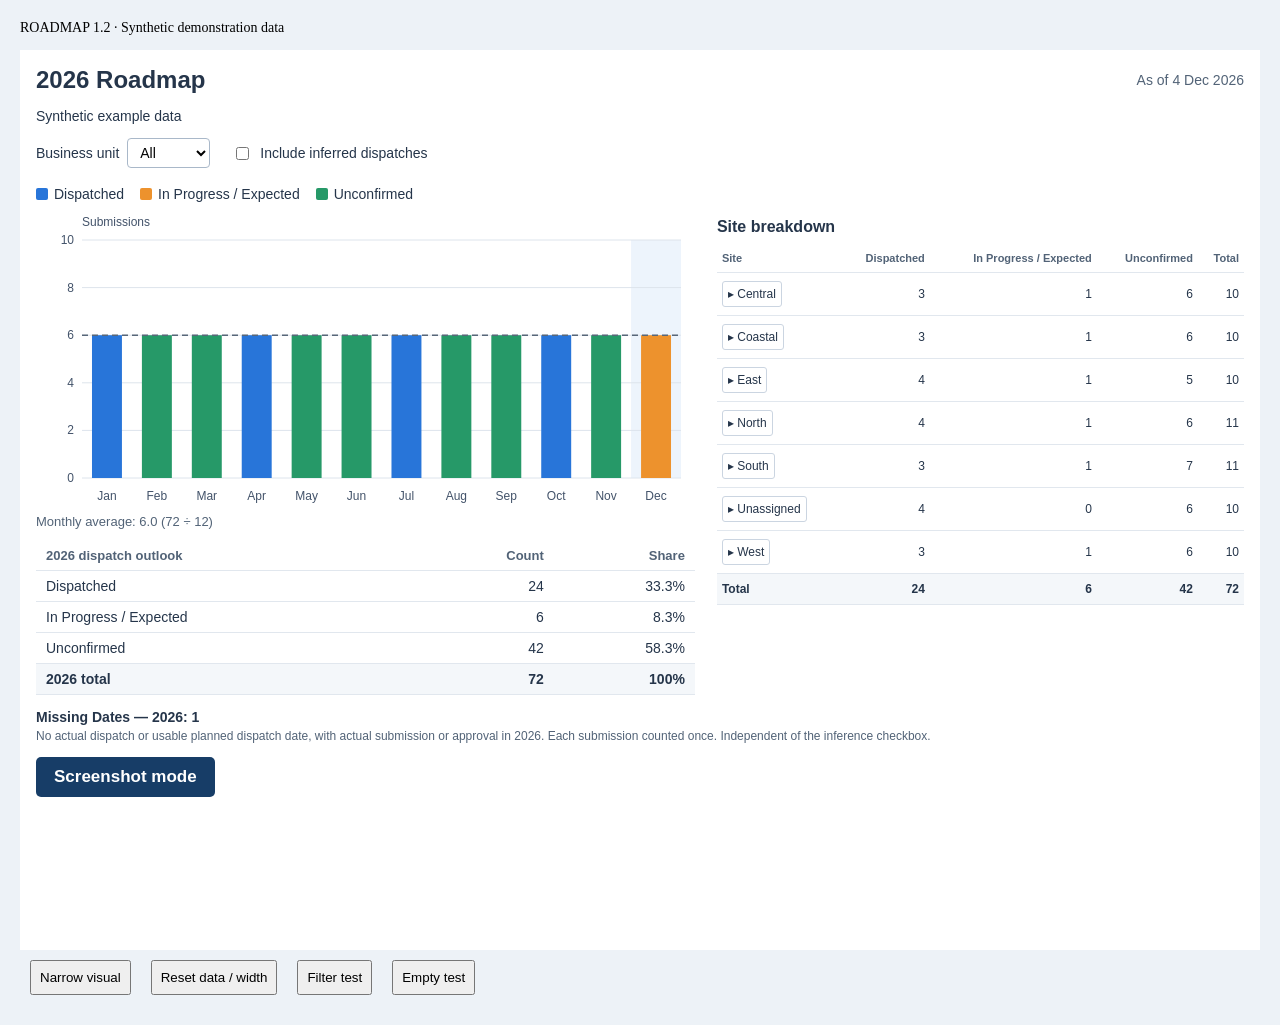
<file: roadmap-preview.html>
<!doctype html><meta charset="utf-8"><title>Roadmap 1.2 — synthetic demo</title><style>.roadmap2026{font:14px 'Segoe UI',Arial,sans-serif;color:#25354a;background:#fff;padding:16px;width:100%;height:100%;overflow:auto;box-sizing:border-box}.roadmap2026 *{box-sizing:border-box}.roadmap2026 header{display:flex;align-items:center;justify-content:space-between;gap:12px;flex-wrap:wrap}.roadmap2026 h1{font-size:24px;font-weight:600;margin:0}.roadmap2026 header p{margin:0;color:#526377}.roadmap2026 .legend{display:flex;gap:16px;flex-wrap:wrap;margin:18px 0 8px}.roadmap2026 .legend span{display:flex;align-items:center;gap:6px}.roadmap2026 i{width:12px;height:12px;border-radius:2px}.roadmap2026 .chart{position:relative;overflow-x:auto}.roadmap2026 svg{display:block}.roadmap2026 svg text{font:12px 'Segoe UI',sans-serif;fill:#43536a}.roadmap2026 .average{margin:4px 0 12px;color:#526377;font-size:13px}.roadmap2026 table{border-collapse:collapse;width:100%;max-width:680px}.roadmap2026 td,.roadmap2026 th{padding:7px 10px;border-bottom:1px solid #e1e7ee;text-align:right}.roadmap2026 td:first-child,.roadmap2026 th:first-child{text-align:left}.roadmap2026 th{font-size:13px;color:#526377;font-weight:600}.roadmap2026 .total{font-weight:600;background:#f4f7fa}.roadmap2026 .cleanup{font-weight:600;margin:14px 0 4px}.roadmap2026 small{font-size:12px;color:#526377;display:block}.roadmap2026 details{margin-top:10px;font-size:12px}.roadmap2026 summary{cursor:pointer}.roadmap2026 .notice{padding:8px;background:#fff2d8}.roadmap2026 .tip{position:absolute;background:#24354c;color:#fff;padding:10px;border-radius:4px;max-width:280px;font-size:13px;white-space:pre-line;pointer-events:none;z-index:2}.roadmap2026 [hidden]{display:none}.roadmap2026 :focus-visible{outline:2px solid #25354a;outline-offset:2px}

.roadmap2026 .controls{display:flex;align-items:center;gap:22px;flex-wrap:wrap;margin:14px 0}.roadmap2026 label{display:flex;gap:8px;align-items:center}.roadmap2026 select{font:inherit;padding:5px 24px 5px 8px;background:white;border:1px solid #a9b8c9;border-radius:4px}.roadmap2026 .layout{display:grid;grid-template-columns:minmax(0,1.25fr) minmax(0,1fr);gap:22px}.roadmap2026 h2{font-size:16px;margin:8px 0}.roadmap2026 table{max-width:none}.roadmap2026 .sites{overflow:auto;max-height:540px}.roadmap2026 .sites table{font-size:12px}.roadmap2026 .sites td,.roadmap2026 .sites th{padding:8px 5px}.roadmap2026 .sites th{font-size:11px}.roadmap2026 button{font:inherit;color:inherit;background:none;border:1px solid #cbd5e1;border-radius:3px;padding:5px;cursor:pointer;text-align:left}.roadmap2026 .monthRow{background:#f8fafc;color:#526377}.roadmap2026 .monthRow td:first-child{padding-left:22px}.roadmap2026 details ul{max-height:240px;overflow:auto;line-height:1.8}.roadmap2026{container-type:inline-size}@container(max-width:1000px){.roadmap2026 .layout{grid-template-columns:1fr}}

.roadmap2026 .captureButton{font:600 17px 'Segoe UI',sans-serif;padding:10px 18px;background:#173d67;color:white;border:0;border-radius:5px;cursor:pointer;margin:14px 0}.roadmap2026.slideCapture{padding:0;overflow:hidden;container-type:normal;display:flex;align-items:center;justify-content:center}.roadmap2026.slideCapture svg{display:block;width:100%;height:100%;font-family:'Segoe UI',Arial,sans-serif}.roadmap2026.slideCapture svg text{font-family:'Segoe UI',Arial,sans-serif;font-size:revert-layer;fill:revert-layer}
body{margin:20px;background:#edf2f7;font:14px Segoe UI}#host{width:min(1320px, 100%);height:900px}body>button{margin:10px;padding:8px}</style><p>ROADMAP 1.2 · Synthetic demonstration data</p><div id="host"></div><button id="resize">Narrow visual</button><button id="reset">Reset data / width</button><button id="filter">Filter test</button><button id="empty">Empty test</button><script>const roles=['SubID','OriginalDispatch','LatestDispatch','ActualDispatch','ActualSubmission','ActualApproval','Site','BusinessUnit'];
const categories=['Dispatched','In Progress / Expected','Unconfirmed','Inferred'];
function viewingDay(now=new Date()){return Date.UTC(now.getFullYear(),now.getMonth(),now.getDate());}
// Date fields are calendar dates. ISO timestamps use their written YYYY-MM-DD,
// never the viewer's timezone. Power BI Date objects use their UTC calendar parts.
function parseDay(value){
 if(value===null||value===undefined||value==='')return {kind:'blank'};
 let y,m,d;
 if(value instanceof Date){if(!Number.isFinite(+value))return {kind:'invalid'};y=value.getUTCFullYear();m=value.getUTCMonth()+1;d=value.getUTCDate();}
 else if(typeof value==='string'){
  const match=value.trim().match(/^(\d{4})-(\d{2})-(\d{2})(?:T\d{2}:\d{2}(?::\d{2}(?:\.\d+)?)?(?:Z|[+-]\d{2}:\d{2})?)?$/);
  if(!match)return {kind:'invalid'};[,y,m,d]=match.map(Number);
  if(value.includes('T')&&!Number.isFinite(Date.parse(value)))return {kind:'invalid'};
 }else return {kind:'invalid'};
 const n=Date.UTC(y,m-1,d),date=new Date(n);
 return date.getUTCFullYear()===y&&date.getUTCMonth()===m-1&&date.getUTCDate()===d?{kind:'date',day:n}:{kind:'invalid'};
}
function resolve(values){const valid=new Set();let invalid=false;for(const value of values){const p=parseDay(value);if(p.kind==='invalid')invalid=true;if(p.kind==='date')valid.add(p.day);}
 return invalid||valid.size>1?{kind:'issue'}:valid.size?{kind:'date',day:[...valid][0]}:{kind:'blank'};}
function mapTable(table){const columns=table?.columns||[],indices={};for(const role of roles){const a=columns.map((c,i)=>c.roles?.[role]?i:-1).filter(i=>i>=0);if(a.length>1)throw Error('Map only one column to '+role);if(a.length)indices[role]=a[0];}
 return {missing:indices.SubID===undefined,rows:(table?.rows||[]).map(r=>Object.fromEntries(roles.map(k=>[k,indices[k]===undefined?null:r[indices[k]]])))};
}
function summarize(rows,today=viewingDay(),includeInferred=false,businessUnit='*'){
 const unitKey=r=>String(r.BusinessUnit??'').trim()||null;
 const units=[...new Set(rows.map(unitKey))].sort((a,b)=>String(a).localeCompare(String(b)));
 // Select records by membership, then retain all delivered associations for those IDs.
 // This avoids hiding conflicting dates or multi-site membership in joined rows.
 const selected=new Set(rows.filter(r=>businessUnit==='*'||unitKey(r)===businessUnit).map(r=>String(r.SubID??'').trim()).filter(Boolean));
 rows=rows.filter(r=>String(r.SubID??'').trim()?selected.has(String(r.SubID).trim()):businessUnit==='*'||unitKey(r)===businessUnit);
 const groups=new Map();let missingIdRows=0;
 for(const row of rows){const id=String(row.SubID??'').trim();if(!id){missingIdRows++;continue;}if(!groups.has(id))groups.set(id,[]);groups.get(id).push(row);}
 const year=new Date(today).getUTCFullYear(),zero=()=>[0,0,0,0],months=Array.from({length:12},zero),totals=zero(),issues=[],excluded=[],missing=[],records=[],ambiguousSites=[],undatedInferred=[],sites=new Map();let outsideYear=0;
 for(const [id,list]of groups){const dates=Object.fromEntries(roles.slice(1).filter(k=>k!=='Site'&&k!=='BusinessUnit').map(k=>[k,resolve(list.map(r=>r[k]))]));
  const bad=Object.entries(dates).filter(([,p])=>p.kind==='issue').map(([k])=>k);if(bad.length)issues.push({id,fields:bad});
  const evidence=['ActualSubmission','ActualApproval'].filter(k=>dates[k].kind==='date').map(k=>({field:k,day:dates[k].day}));
  const actualAbsent=dates.ActualDispatch.kind==='blank';
  // Cleanup scope is independent of the inference toggle. Invalid/conflicting plans
  // are unusable but remain explicitly flagged. A valid plan in either field means
  // this is NOT a no-usable-dispatch-date record, even if a higher-priority field fails.
  const noPlan=dates.LatestDispatch.kind!=='date'&&dates.OriginalDispatch.kind!=='date';
  if(actualAbsent&&noPlan&&evidence.some(e=>new Date(e.day).getUTCFullYear()===year))missing.push(id);
  if(includeInferred&&actualAbsent&&noPlan&&evidence.length)undatedInferred.push(id);
  let chosen=dates.ActualDispatch,cat=0;
  if(chosen.kind==='issue'){excluded.push(id);continue;}
  if(chosen.kind==='blank'){chosen=dates.LatestDispatch;cat=1;if(chosen.kind==='issue'){excluded.push(id);continue;}if(chosen.kind==='blank')chosen=dates.OriginalDispatch;if(chosen.kind==='issue'){excluded.push(id);continue;}if(chosen.kind==='blank')continue;if(chosen.day<today)cat=2;if(includeInferred&&evidence.length)cat=3;}
  const date=new Date(chosen.day);if(date.getUTCFullYear()!==year){outsideYear++;continue;}const month=date.getUTCMonth();months[month][cat]++;totals[cat]++;
  const names=[...new Set(list.map(r=>String(r.Site??'').trim()).filter(Boolean))].sort();
  const siteKey=names.length>1?'ambiguous':names.length===1?'site:'+names[0]:'unassigned',site=names.length>1?'Multiple sites (unallocated)':names[0]||'Unassigned';
  if(names.length>1)ambiguousSites.push({id,sites:names});
  if(!sites.has(siteKey))sites.set(siteKey,{key:siteKey,label:site,months:Array.from({length:12},zero),totals:zero(),total:0});
  const bucket=sites.get(siteKey);bucket.months[month][cat]++;bucket.totals[cat]++;bucket.total++;
  records.push({id,month,category:cat,siteKey,site,sites:names,plannedDay:cat===0?null:chosen.day,actualDay:cat===0?chosen.day:null,evidence,missingActual:actualAbsent});
 }
 const total=totals.reduce((a,b)=>a+b,0);
 return {units,businessUnit,year,months,totals,total,average:total/12,percentages:totals.map(n=>total?n/total*100:0),missing,issues,excluded,outsideYear,missingIdRows,distinct:groups.size,today,records,sites:[...sites.values()].sort((a,b)=>a.label.localeCompare(b.label)),ambiguousSites,undatedInferred,includeInferred};
}

const colours=['#2875d9','#ed922d','#269968','#8159bd'],months=['Jan','Feb','Mar','Apr','May','Jun','Jul','Aug','Sep','Oct','Nov','Dec'];
const el=(tag,text)=>{const e=document.createElement(tag);if(text!==undefined)e.textContent=text;return e;};
const svg=(tag,attrs)=>{const e=document.createElementNS('http://www.w3.org/2000/svg',tag);for(const [k,v]of Object.entries(attrs))e.setAttribute(k,String(v));return e;};
function render(root,rows,{now=new Date(),notice='',synthetic=false,includeInferred=false,onInference=(value)=>{},businessUnit='*',onBusinessUnit=(value)=>{},expanded=new Set(),onExpansion=(key)=>{}}={}){
 const r=summarize(rows,viewingDay(now),includeInferred,businessUnit);root.replaceChildren();root.className='roadmap2026';const opts={now,notice,synthetic,includeInferred,onInference,businessUnit,onBusinessUnit,expanded,onExpansion};const redraw=()=>render(root,rows,opts);if(root._slide)return roadSlide(root,r,opts,redraw);root.onkeydown=null;
 const header=el('header'),h=el('h1',r.year+' Roadmap'),asof=el('p','As of '+now.toLocaleDateString('en-GB',{day:'numeric',month:'short',year:'numeric'}));header.append(h,asof);root.append(header);
 if(synthetic)root.append(el('p','Synthetic example data'));
 if(notice){const n=el('p',notice);n.className='notice';n.setAttribute('role','status');root.append(n);}
 const controls=el('div');controls.className='controls';
 const unitLabel=el('label','Business unit '),select=el('select');select.setAttribute('aria-label','Business unit');
 const option=(value,label)=>{const o=el('option',label);o.value=value;select.append(o);};option('*','All');
 r.units.forEach(u=>option(JSON.stringify(u),u===null?'Unassigned':u));
 if(businessUnit!=='*'&&!r.units.includes(businessUnit))option(JSON.stringify(businessUnit),String(businessUnit??'Unassigned')+' (no matching records)');
 select.value=businessUnit==='*'?'*':JSON.stringify(businessUnit);select.onchange=()=>onBusinessUnit(select.value==='*'?'*':JSON.parse(select.value));unitLabel.append(select);
 const labelCheck=el('label'),check=el('input');check.type='checkbox';check.checked=includeInferred;check.onchange=()=>onInference(check.checked);labelCheck.append(check,document.createTextNode('Include inferred dispatches'));controls.append(unitLabel,labelCheck);root.append(controls);
 const activeCategories=categories.map((c,i)=>({c,i})).filter(x=>includeInferred||x.i!==3);
 const legend=el('div');legend.className='legend';activeCategories.forEach(({c,i})=>{const label=el('span'),dot=el('i');dot.style.background=colours[i];label.append(dot,document.createTextNode(c));legend.append(label);});root.append(legend);
 const layout=el('div');layout.className='layout';const main=el('section'),side=el('section');side.className='sites';layout.append(main,side);root.append(layout);const chart=el('div');chart.className='chart';main.append(chart);
 const width=Math.max(520,main.clientWidth),height=300,left=46,right=14,top=30,bottom=32,plotW=width-left-right,plotH=height-top-bottom;
 const max=Math.max(1,...r.months.map(m=>m.reduce((a,b)=>a+b,0))),step=Math.max(1,Math.ceil(max/5)),ceiling=step*5,y=n=>top+plotH*(1-n/ceiling),band=plotW/12;
 const canvas=svg('svg',{viewBox:`0 0 ${width} ${height}`,width,height,role:'img','aria-label':`${r.year} monthly dispatch counts. ${r.total} submissions. Average ${r.average.toFixed(1)} per month.`});chart.append(canvas);
 if(now.getFullYear()===r.year)canvas.append(svg('rect',{x:left+now.getMonth()*band,y:top,width:band,height:plotH,fill:'#edf4fc'}));
 for(let n=0;n<=ceiling;n+=step){canvas.append(svg('line',{x1:left,x2:width-right,y1:y(n),y2:y(n),stroke:'#dde4ec'}));const t=svg('text',{x:left-8,y:y(n)+4,'text-anchor':'end'});t.textContent=n;canvas.append(t);}
 const label=svg('text',{x:left,y:16});label.textContent='Submissions';canvas.append(label);
 const tip=el('div');tip.className='tip';tip.hidden=true;tip.setAttribute('role','tooltip');chart.append(tip);
 r.months.forEach((values,m)=>{let base=0;values.forEach((count,c)=>{if(!count)return;const bar=svg('rect',{x:left+m*band+band*.2,y:y(base+count),width:band*.6,height:plotH*count/ceiling,fill:colours[c],tabindex:0,role:'graphics-symbol','aria-label':`${months[m]}: ${categories[c]}, ${count}`});const text=`${months[m]} ${r.year} · ${categories[c]}: ${count}`+(c===2?'\nPlanned dispatch date has passed; actual dispatch date not recorded.':'');const evidence=r.records.filter(x=>x.month===m&&x.category===3);const evidenceText=c===3?'\nActual dispatch missing. Month comes from planned dispatch.\nActual submission evidence: '+evidence.filter(x=>x.evidence.some(e=>e.field==='ActualSubmission')).length+'; actual approval evidence: '+evidence.filter(x=>x.evidence.some(e=>e.field==='ActualApproval')).length+' (may overlap).':'';const tooltipText=text+evidenceText;const title=svg('title',{});title.textContent=tooltipText;bar.append(title);const show=()=>{tip.textContent=tooltipText;tip.hidden=false;tip.style.left=Math.min(width-280,Math.max(8,left+m*band))+'px';tip.style.top='12px';};bar.addEventListener('pointerenter',show);bar.addEventListener('focus',show);bar.addEventListener('click',show);bar.addEventListener('pointerleave',()=>tip.hidden=true);bar.addEventListener('blur',()=>tip.hidden=true);canvas.append(bar);base+=count;});
 const t=svg('text',{x:left+(m+.5)*band,y:height-10,'text-anchor':'middle'});t.textContent=months[m];canvas.append(t);});
 canvas.append(svg('line',{x1:left,x2:width-right,y1:y(r.average),y2:y(r.average),stroke:'#586779','stroke-width':1.5,'stroke-dasharray':'6 4'}));
 const avg=el('p',`Monthly average: ${r.average.toFixed(1)} (${r.total} ÷ 12)`);avg.className='average';main.append(avg);
 const table=el('table'),thead=el('thead'),tr=el('tr');[r.year+' dispatch outlook','Count','Share'].forEach(x=>tr.append(el('th',x)));thead.append(tr);table.append(thead);const body=el('tbody');activeCategories.forEach(({c,i})=>{const row=el('tr');[c,String(r.totals[i]),r.percentages[i].toFixed(1)+'%'].forEach(v=>row.append(el('td',v)));body.append(row);});const total=el('tr');total.className='total';[r.year+' total',String(r.total),r.total?'100%':'0%'].forEach(v=>total.append(el('td',v)));body.append(total);table.append(body);main.append(table);
 side.append(el('h2','Site breakdown'));
 const st=el('table'),sh=el('tr');['Site',...activeCategories.map(x=>x.c),'Total'].forEach(t=>sh.append(el('th',t)));const head=el('thead');head.append(sh);st.append(head);const sb=el('tbody');
 const cells=(row,counts,total)=>{activeCategories.forEach(({i})=>row.append(el('td',String(counts[i]))));row.append(el('td',String(total)));};
 r.sites.forEach(site=>{const row=el('tr'),name=el('td'),button=el('button',(expanded.has(site.key)?'▾ ':'▸ ')+site.label);button.setAttribute('aria-expanded',String(expanded.has(site.key)));button.onclick=()=>onExpansion(site.key);name.append(button);row.append(name);cells(row,site.totals,site.total);sb.append(row);
 if(expanded.has(site.key))site.months.forEach((counts,m)=>{const mr=el('tr');mr.className='monthRow';mr.append(el('td',months[m]));cells(mr,counts,counts.reduce((a,b)=>a+b,0));sb.append(mr);});});
 const sr=el('tr');sr.className='total';sr.append(el('td','Total'));cells(sr,r.totals,r.total);sb.append(sr);st.append(sb);side.append(st);
 if(r.ambiguousSites.length)side.append(el('small',r.ambiguousSites.length+' submissions have multiple sites and are counted once in the unallocated bucket.'));
 const cleanup=el('p','Missing Dates — '+r.year+': '+r.missing.length);cleanup.className='cleanup';root.append(cleanup);
 root.append(el('small','No actual dispatch or usable planned dispatch date, with actual submission or approval in '+r.year+'. Each submission counted once. Independent of the inference checkbox.'));
 if(includeInferred)root.append(el('small','Undated inferred: '+r.undatedInferred.length+' across all filtered years; outside the chart total. May overlap Missing Dates — do not add these counts.'));
 const inferred=r.records.filter(x=>x.category===3);
 if(inferred.length){const d=el('details');d.append(el('summary','Inferred evidence — '+inferred.length+' records'));const list=el('ul');inferred.forEach(x=>list.append(el('li',x.id+' · planned dispatch '+new Date(x.plannedDay).toISOString().slice(0,10)+' · actual dispatch missing · '+x.evidence.map(e=>e.field+': '+new Date(e.day).toISOString().slice(0,10)).join('; '))));d.append(list);root.append(d);}
 if(r.issues.length||r.missingIdRows||r.ambiguousSites.length){const d=el('details');d.append(el('summary','Data checks: '+r.excluded.length+' excluded · '+r.issues.length+' date issues · '+r.ambiguousSites.length+' multiple-site records · '+r.missingIdRows+' rows without SubID'));
 d.append(el('p','Checks cover the filtered records across all years; multi-site checks cover the chart year. Conflicting dates are not guessed. Missing Dates and date issues may overlap.'));const list=el('ul');r.issues.forEach(x=>list.append(el('li',x.id+': '+x.fields.join(', '))));r.ambiguousSites.forEach(x=>list.append(el('li',x.id+': '+x.sites.join(', '))));d.append(list);root.append(d);}
 slideButton(root,redraw);return r;
}

function slideCanvas(root,title,subtitle,height,exit){
 root.replaceChildren();root.className+=' slideCapture';root.tabIndex=0;root.onkeydown=e=>{if(e.key==='Escape'){root._slide=false;exit()}};
 const canvas=document.createElementNS('http://www.w3.org/2000/svg','svg');canvas.setAttribute('viewBox','0 0 1200 '+height);canvas.setAttribute('role','img');canvas.setAttribute('aria-label',title+'. '+subtitle+'. Press Escape to return to controls.');canvas.setAttribute('preserveAspectRatio','xMidYMid meet');root.append(canvas);
 const shape=(tag,a={},value)=>{const n=document.createElementNS('http://www.w3.org/2000/svg',tag);for(const [k,v]of Object.entries(a))n.setAttribute(k,String(v));if(value!==undefined)n.textContent=String(value);if(a['font-size'])n.style.fontSize=a['font-size']+'px';if(a.fill)n.style.fill=a.fill;if(a['font-weight'])n.style.fontWeight=String(a['font-weight']);canvas.append(n);return n};
 const text=(x,y,t,size=22,fill='#24364b',anchor='start',weight=400)=>shape('text',{x,y,'font-size':size,fill,'text-anchor':anchor,'font-weight':weight},t);
 const rect=(x,y,w,h,fill)=>shape('rect',{x,y,width:w,height:h,fill});
 rect(0,0,1200,height,'white');text(24,44,title,34,'#122c49','start',650);text(24,79,subtitle,20);
 return {text,rect,shape};
}
function slideButton(root,draw){const b=el('button','Screenshot mode');b.className='captureButton';b.title='Slide-ready layout. Press Escape to return to controls.';b.onclick=()=>{root._slide=true;draw();root.focus?.()};root.append(b)}

function roadSlide(root,r,o,exit){
 const cats=categories.map((c,i)=>({c,i})).filter(x=>o.includeInferred||x.i!==3),height=Math.max(830,265+(r.sites.length+1)*49+100);
 const {text,rect,shape}=slideCanvas(root,r.year+' Registration Overview','Business unit: '+(o.businessUnit==='*'?'All':o.businessUnit??'Unassigned')+' · Inferred dispatches '+(o.includeInferred?'included':'excluded')+' · As of '+o.now.toLocaleDateString('en-GB'),height,exit);
 const warnings=[o.synthetic?'Fictional demonstration data':'',o.notice].filter(Boolean).join(' · ');if(warnings)text(24,110,warnings,18,'#8a4b00');
 cats.forEach(({c,i},j)=>{const x=24+j*292;rect(x,133,15,15,colours[i]);text(x+24,148,c,20)});
 const left=62,top=230,plotW=488,plotH=244,max=Math.max(1,...r.months.map(m=>m.reduce((a,b)=>a+b,0))),step=Math.max(1,Math.ceil(max/4)),ceiling=step*4,y=n=>top+plotH*(1-n/ceiling),band=plotW/12;
 text(24,187,'Monthly submissions',24,'#122c49','start',650);
 for(let n=0;n<=ceiling;n+=step){shape('line',{x1:left,x2:left+plotW,y1:y(n),y2:y(n),stroke:'#dbe3ec'});text(left-10,y(n)+6,n,20,'#33475c','end')}
 r.months.forEach((values,m)=>{let base=0;values.forEach((n,i)=>{if(n)rect(left+m*band+8,y(base+n),band-16,plotH*n/ceiling,colours[i]);base+=n});text(left+(m+.5)*band,y(base)-8,base,19,'#24364b','middle',600);text(left+(m+.5)*band,503,months[m],19,'#24364b','middle')});
 shape('line',{x1:left,x2:left+plotW,y1:y(r.average),y2:y(r.average),stroke:'#34475b','stroke-dasharray':'6 4'});text(24,539,'Monthly average: '+r.average.toFixed(1),22);
 text(24,582,'Dispatch outlook',24,'#122c49','start',650);text(454,582,'Count',20,'#24364b','end');text(552,582,'Share',20,'#24364b','end');
 cats.forEach(({c,i},j)=>{const yy=620+j*33;text(24,yy,c,21);text(454,yy,r.totals[i],24,'#122c49','end',650);text(552,yy,r.percentages[i].toFixed(1)+'%',22,'#24364b','end')});
 const yy=620+cats.length*33;rect(20,yy-25,543,35,'#edf3fa');text(24,yy,'Total',22,'#122c49','start',650);text(454,yy,r.total,25,'#122c49','end',700);text(552,yy,r.total?'100%':'0%',22,'#24364b','end');
 text(614,187,'Site breakdown',24,'#122c49','start',650);const positions=o.includeInferred?[778,880,982,1074,1174]:[810,939,1064,1174];
 text(614,226,'Site',20);const headers=[['Dispatched'],['In progress','/ expected'],['Unconfirmed'],...(o.includeInferred?[['Inferred']]:[]),['Total']];headers.forEach((lines,i)=>lines.forEach((s,j)=>text(positions[i],226+j*23,s,16,'#33475c','end')));
 const row=(site,i,total=false)=>{const y=287+i*49;if(total)rect(605,y-29,578,42,'#edf3fa');text(614,y,site.label.length>14?site.label.slice(0,13)+'…':site.label,22,'#122c49','start',total?700:500);cats.forEach(({i:c},j)=>text(positions[j],y,site.totals[c],24,'#24364b','end',600));text(1174,y,site.total,25,'#122c49','end',700)};
 r.sites.forEach((s,i)=>row(s,i));row({label:'Total',totals:r.totals,total:r.total},r.sites.length,true);
 text(24,height-28,'Missing Dates — '+r.year+': '+r.missing.length+' · Each submission counted once',20);
 return r;
}

const year=new Date().getFullYear(),rows=Array.from({length:72},(_,i)=>({SubID:'DEMO-'+i,OriginalDispatch:year+'-'+String(i%12+1).padStart(2,'0')+'-12',ActualDispatch:i%3===0?year+'-'+String(i%12+1).padStart(2,'0')+'-14':null,ActualSubmission:i%4===1?year+'-06-01':null,Site:['North','South','West','East','Central','Coastal',null][i%7],BusinessUnit:['ID','CMI','CSP','TOX'][i%4]}));rows.push({SubID:'UNDATED',ActualSubmission:year+'-01-01',BusinessUnit:'ID'});const root=document.querySelector('#host');let includeInferred=false,businessUnit='*',expanded=new Set(),data=rows;function draw(){render(root,data,{synthetic:true,includeInferred,businessUnit,expanded,onInference:v=>{includeInferred=v;draw()},onBusinessUnit:v=>{businessUnit=v;draw()},onExpansion:key=>{expanded.has(key)?expanded.delete(key):expanded.add(key);draw()}})}draw();document.querySelector('#resize').onclick=()=>{root.style.width='650px';draw()};document.querySelector('#reset').onclick=()=>{root.style.width='min(1320px, 100%)';data=rows;draw()};document.querySelector('#filter').onclick=()=>{data=rows.slice(0,8);draw()};document.querySelector('#empty').onclick=()=>{data=[];draw()};let resizeFrame;window.addEventListener('resize',()=>{cancelAnimationFrame(resizeFrame);resizeFrame=requestAnimationFrame(draw)});</script>
</file>
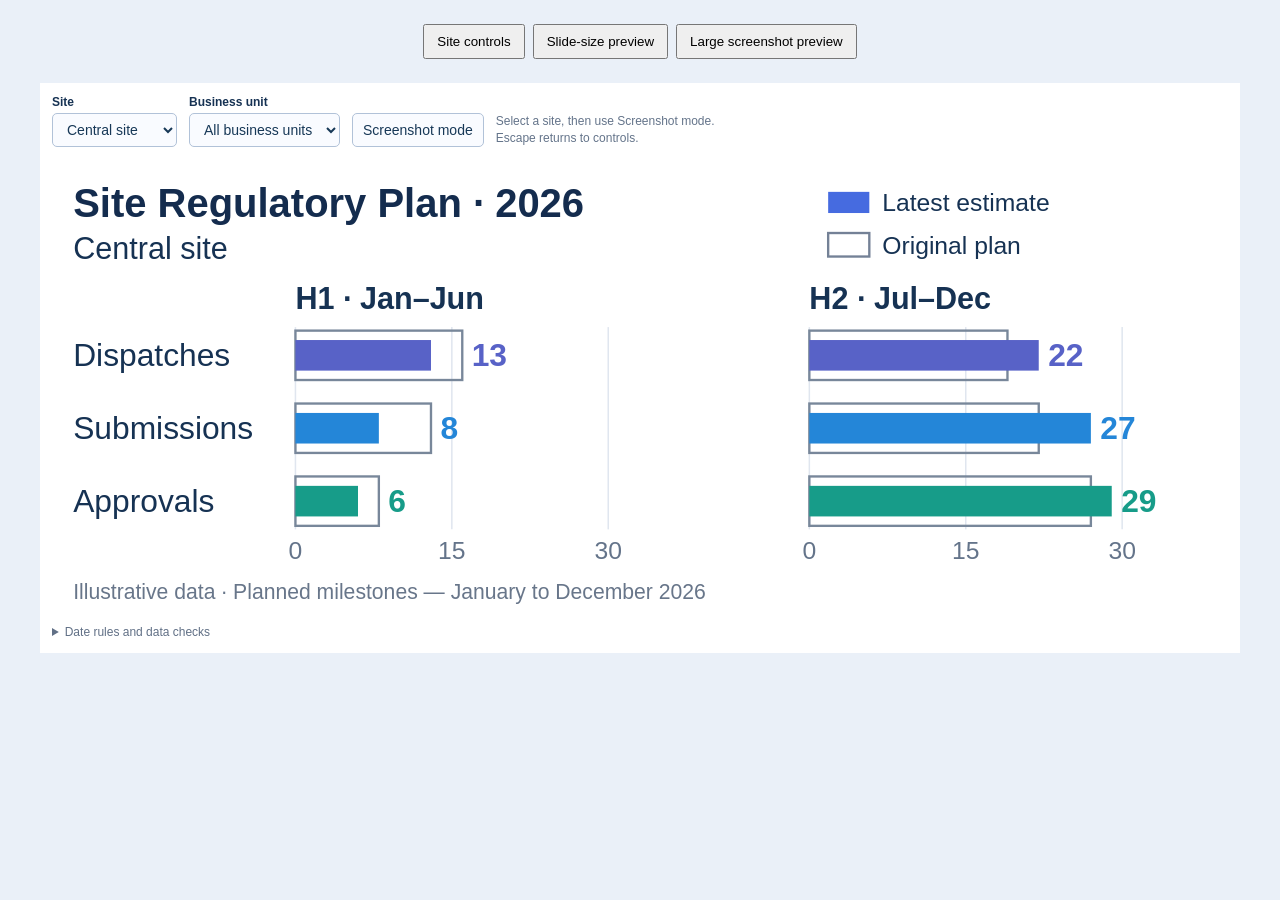
<file: site-plan-preview.html>
<!doctype html><html lang="en"><meta charset="utf-8"><meta name="viewport" content="width=device-width,initial-scale=1"><title>Site Regulatory Plan 2026 — fictional demo</title><style>.sitePlan{font:15px 'Segoe UI',Arial,sans-serif;color:#163253;background:#fff;width:100%;height:100%;box-sizing:border-box;display:flex;flex-direction:column;overflow:auto;padding:12px;outline:none}.sitePlan *{box-sizing:border-box}.sitePlan .controls{display:flex;flex-wrap:wrap;gap:12px;align-items:flex-end;flex-shrink:0;padding-bottom:10px}.sitePlan label{display:flex;flex-direction:column;gap:4px;font-size:12px;font-weight:600}.sitePlan select,.sitePlan button{font:14px 'Segoe UI',sans-serif;border:1px solid #b1c2d8;border-radius:5px;padding:7px 10px;background:#f9fbff;color:#173857;min-height:34px}.sitePlan select{max-width:270px}.sitePlan button{cursor:pointer}.sitePlan .help{font-size:12px;color:#64748a;max-width:240px;line-height:1.4}.sitePlan .chartStage{flex:1;min-height:160px;display:flex;align-items:center;justify-content:center;overflow:hidden}.sitePlan svg{display:block;width:100%;height:100%;font-family:'Segoe UI',Arial,sans-serif}.sitePlan .notice{flex-shrink:0;padding:8px;background:#fff0ca;font-size:13px;margin:0}.sitePlan .checks{flex-shrink:0;font-size:12px;color:#617086;line-height:1.4}.sitePlan .checks summary{cursor:pointer}.sitePlan .checks ul{max-height:100px;overflow:auto}.sitePlan .capture{padding:0}.sitePlan.capture{padding:0}.sitePlan.capture .controls{display:none}.sitePlan :focus-visible{outline:2px solid #236acd;outline-offset:2px}
body{margin:20px;background:#eaf0f8;font:14px Segoe UI}#host{width:min(1200px,100%);height:570px;margin:20px auto;max-width:100%}nav{text-align:center}nav button{padding:8px 12px;margin:4px}</style><nav><button id="controls">Site controls</button><button id="small">Slide-size preview</button><button id="large">Large screenshot preview</button></nav><div id="host"></div><script>const roles=['SubID','Site','BusinessUnit','OriginalDispatch','LatestDispatch','OriginalSubmission','LatestSubmission','OriginalApproval','LatestApproval'];
const milestones=['Dispatches','Submissions','Approvals'];
const clean=v=>String(v??'').trim();
function parseDay(v){if(v==null||v==='')return {kind:'blank'};let y,m,d;if(v instanceof Date){if(!Number.isFinite(+v))return {kind:'invalid'};y=v.getUTCFullYear();m=v.getUTCMonth()+1;d=v.getUTCDate();}else{const s=clean(v),a=s.match(/^(\d{4})-(\d{2})-(\d{2})(?:T.*)?$/);if(!a||s.includes('T')&&!Number.isFinite(Date.parse(s)))return {kind:'invalid'};[,y,m,d]=a.map(Number);}const day=Date.UTC(y,m-1,d),dt=new Date(day);return dt.getUTCFullYear()===y&&dt.getUTCMonth()===m-1&&dt.getUTCDate()===d?{kind:'date',day}:{kind:'invalid'};}
function resolve(list,role){const parsed=list.map(r=>parseDay(r[role])),days=[...new Set(parsed.filter(d=>d.kind==='date').map(d=>d.day))];return parsed.some(d=>d.kind==='invalid')||days.length>1?{kind:'issue'}:days.length?{kind:'date',day:days[0]}:{kind:'blank'};}
function mapTable(table){const index={},missing=[];for(const role of roles){const cols=(table?.columns||[]).flatMap((c,i)=>c.roles?.[role]?[i]:[]);if(cols.length>1)throw Error('Map only one field to '+role);if(cols.length)index[role]=cols[0];}for(const k of ['SubID','Site',...roles.slice(3)])if(index[k]===undefined)missing.push(k);return {missing,rows:(table?.rows||[]).map(row=>Object.fromEntries(roles.map(k=>[k,index[k]===undefined?null:row[index[k]]])))};}
function summarize(rows,{unit='*',site=null}={}){
 const groups=new Map(),units=[...new Set(rows.map(r=>clean(r.BusinessUnit)||null))].sort((a,b)=>String(a).localeCompare(String(b)));let missingIds=0;
 for(const r of rows){const id=clean(r.SubID);if(!id){if(unit==='*'||(clean(r.BusinessUnit)||null)===unit)missingIds++;continue;}if(!groups.has(id))groups.set(id,[]);groups.get(id).push(r);}
 const sites=new Map();
 for(const [id,list]of groups){if(unit!=='*'&&!list.some(r=>(clean(r.BusinessUnit)||null)===unit))continue;const names=[...new Set(list.map(r=>clean(r.Site)).filter(Boolean))].sort(),key=names.length>1?'multiple':names.length?'site:'+names[0]:'unassigned',label=names.length>1?'Multiple sites (unallocated)':names[0]||'Unassigned';
  if(!sites.has(key))sites.set(key,{key,label,records:0,counts:Array.from({length:2},()=>milestones.map(()=>({original:0,latest:0}))),issues:[],missing:0,fallback:0,outside:0});const bucket=sites.get(key);bucket.records++;
  ['Dispatch','Submission','Approval'].forEach((name,i)=>{const original=resolve(list,'Original'+name),latest=resolve(list,'Latest'+name);if(original.kind==='issue'||latest.kind==='issue')bucket.issues.push({id,milestone:name,fields:[original.kind==='issue'?'Original'+name:null,latest.kind==='issue'?'Latest'+name:null].filter(Boolean)});const chosen=latest.kind==='blank'?original:latest;
   if(latest.kind==='blank'&&original.kind==='date')bucket.fallback++;if(chosen.kind==='blank')bucket.missing++;
   for(const [kind,date]of [['original',original],['latest',chosen]]){if(date.kind!=='date')continue;const d=new Date(date.day);if(d.getUTCFullYear()!==2026){bucket.outside++;continue;}bucket.counts[d.getUTCMonth()<6?0:1][i][kind]++;}
  });
 }
 const choices=[...sites.values()].sort((a,b)=>a.label.localeCompare(b.label)),selectedKey=site===null?(choices.find(s=>s.key.startsWith('site:'))?.key??choices[0]?.key??null):site,selected=sites.get(selectedKey)||{key:selectedKey,label:selectedKey?.startsWith('site:')?selectedKey.slice(5):'No matching site',records:0,counts:Array.from({length:2},()=>milestones.map(()=>({original:0,latest:0}))),issues:[],missing:0,fallback:0,outside:0};
 const peak=Math.max(1,...selected.counts.flatMap(h=>h.flatMap(c=>[c.original,c.latest]))),step=Math.pow(10,Math.floor(Math.log10(peak)))/2,axisMax=Math.max(2,Math.ceil(peak/step)*step);
 return {units,choices,selected,axisMax,missingIds};
}

const el=(tag,text,cls)=>{const e=document.createElement(tag);if(text!==undefined)e.textContent=text;if(cls)e.className=cls;return e;};
const svgEl=(tag,attrs={},text)=>{const n=document.createElementNS('http://www.w3.org/2000/svg',tag);for(const [k,v]of Object.entries(attrs))n.setAttribute(k,String(v));if(text!==undefined)n.textContent=text;return n;};
function render(root,rows,{state={site:null,unit:'*',capture:false},onChange=(patch)=>{},missing=[],notice='',synthetic=false}={}){
 root.replaceChildren();root.className='sitePlan'+(state.capture?' capture':'');root.tabIndex=0;root.onkeydown=e=>{if(e.key==='Escape'&&state.capture)onChange({capture:false})};
 if(missing.length){root.append(el('p','Map the required fields: '+missing.join(', '),'notice'));return;}
 const r=summarize(rows,state),s=r.selected;const controls=el('div',undefined,'controls');
 function dropdown(label,key,options,value){const wrap=el('label',label),select=el('select');select.setAttribute('aria-label',label);if(!options.some(o=>o.value===value))options.push({value,label:(value??'None')+' (no matching records)'});options.forEach(o=>{const opt=el('option',o.label);opt.value=JSON.stringify(o.value);select.append(opt)});select.value=JSON.stringify(value);select.onchange=()=>onChange({[key]:JSON.parse(select.value)});wrap.append(select);controls.append(wrap);}
 dropdown('Site','site',r.choices.map(s=>({value:s.key,label:s.label})),s.key);dropdown('Business unit','unit',[{value:'*',label:'All business units'},...r.units.map(value=>({value,label:value??'Unassigned'}))],state.unit===undefined?'*':state.unit);const capture=el('button','Screenshot mode');capture.title='Hide controls. Press Escape to return.';capture.onclick=()=>{onChange({capture:true});root.focus?.()};controls.append(capture,el('span','Select a site, then use Screenshot mode. Escape returns to controls.','help'));root.append(controls);
 if(notice)root.append(el('p',notice,'notice'));
 const stage=el('div',undefined,'chartStage'),svg=svgEl('svg',{viewBox:'0 0 1000 370',preserveAspectRatio:'xMidYMid meet',role:'img','aria-label':'Site Regulatory Plan 2026 for '+s.label+'. Latest estimates and original plans for dispatches, submissions and approvals, H1 and H2.'});stage.append(svg);root.append(stage);
 const text=(x,y,value,size=25,fill='#163253',extra={})=>svg.append(svgEl('text',{x,y,'font-size':size,fill,...extra},value));
 text(18,37,'Site Regulatory Plan · 2026',34,'#142c4e',{'font-weight':650});const siteText=s.label.length>43?s.label.slice(0,40)+'…':s.label;text(18,73,siteText+(state.unit&&state.unit!=='*'?' · '+state.unit:''),26);svg.append(svgEl('title',{},'Site: '+s.label+'; Business unit: '+(state.unit==='*'?'All':state.unit??'Unassigned')));
 svg.append(svgEl('rect',{x:660,y:16,width:35,height:18,fill:'#466be0'}));text(706,32,'Latest estimate',21);svg.append(svgEl('rect',{x:660,y:51,width:35,height:20,fill:'none',stroke:'#748196','stroke-width':2}));text(706,69,'Original plan',21);
 const colors=['#5862c7','#2486d8','#179c89'],starts=[207,644],plotWidth=266;
 ['H1 · Jan–Jun','H2 · Jul–Dec'].forEach((label,h)=>{const x=starts[h];text(x,116,label,26,'#163253',{'font-weight':650});[0,.5,1].forEach(f=>{const px=x+plotWidth*f;svg.append(svgEl('line',{x1:px,x2:px,y1:131,y2:303,stroke:'#e0e6ef','stroke-width':1.3}));text(px,328,String(r.axisMax*f),21,'#64748a',{'text-anchor':'middle'});});
  milestones.forEach((label,i)=>{const y=156+i*62,c=s.counts[h][i];if(h===0)text(18,y+8,label,27);const outline=svgEl('rect',{x,y:y-22,width:c.original/r.axisMax*plotWidth,height:42,fill:'none',stroke:'#78879a','stroke-width':2}),bar=svgEl('rect',{x,y:y-14,width:c.latest/r.axisMax*plotWidth,height:26,fill:colors[i]});svg.append(outline,bar);text(x+Math.max(c.latest,c.original)/r.axisMax*plotWidth+8,y+8,String(c.latest),27,colors[i],{'font-weight':700});const hit=svgEl('rect',{x,y:y-24,width:plotWidth+60,height:48,fill:'transparent',tabindex:0});hit.append(svgEl('title',{},s.label+' · '+label+' · '+['Jan–Jun','Jul–Dec'][h]+' 2026\nLatest estimate: '+c.latest+'\nOriginal plan: '+c.original));svg.append(hit);});
 });
 text(18,362,(synthetic?'Illustrative data · ':'')+(!s.records?'No matching records · ':'')+'Planned milestones — January to December 2026',18,'#68768a');
 if(!state.capture){const checks=el('details',undefined,'checks');checks.append(el('summary','Date rules and data checks'),el('p','Fixed to 2026. Each submission counts once per milestone and plan. Milestones use their own planned dates. Blank latest dates fall back to original; invalid or conflicting latest dates never fall back. Actual completion dates are not used. Both halves share one scale fitted to the selected site, including original and latest plans. Scales can differ between sites; compare their count labels.'));
 checks.append(el('p','All-year data checks for the selected site (not a 2026 total): '+s.records+' distinct submissions; '+s.fallback+' milestone estimates use their original date; '+s.missing+' milestones have neither plan; '+s.issues.length+' milestone date issues. Multiple-site submissions are kept in one unallocated bucket.'));
 checks.append(el('p','All-year checks across all sites in the selected business unit: '+r.missingIds+' rows missing IDs. Wholly undated records cannot be assigned to 2026.')); const list=el('ul');s.issues.forEach(x=>list.append(el('li',x.id+' · '+x.fields.join(', '))));checks.append(list);root.append(checks);}
 return r;
}

const rows=Array.from({length:210},(_,i)=>{const month=i%12+1,iso=m=>'2026-'+String(m).padStart(2,'0')+'-12';return {SubID:'DEMO-'+i,Site:['Northern site','Southern site','Eastern site','Western site','Central site','Coastal site'][Math.floor(i/7)%6],BusinessUnit:i%5?'ID':'CMI',OriginalDispatch:iso(month),LatestDispatch:iso(month===6?7:month),OriginalSubmission:iso(Math.min(12,month+1)),LatestSubmission:i%6===0?null:iso(Math.min(12,month+2)),OriginalApproval:iso(Math.min(12,month+2)),LatestApproval:iso(Math.min(12,month+3))};});const root=document.getElementById('host');let state={site:null,unit:'*',capture:false};function draw(){render(root,rows,{state,synthetic:true,onChange:patch=>{state={...state,...patch};draw()}})}draw();document.getElementById('small').onclick=()=>{root.style.width='550px';root.style.height='204px';state.capture=true;draw()};document.getElementById('large').onclick=()=>{root.style.width='min(1500px,100%)';root.style.height='min(75vh,650px)';state.capture=true;draw()};document.getElementById('controls').onclick=()=>{root.style.width='min(1200px,100%)';root.style.height='570px';state.capture=false;draw()};</script></html>
</file>
<file: style.css>
:root{color-scheme:dark;font:12px 'Segoe UI',Arial,sans-serif;color:#dbe3ef;background:#101319}*{box-sizing:border-box}body{margin:0}main{padding:14px 18px;max-width:2200px;margin:auto}header{display:flex;justify-content:space-between;align-items:center;gap:12px;margin-bottom:10px}h1{font-size:20px;font-weight:600;letter-spacing:-.3px;margin:3px 0}.eyebrow{font-size:9px;letter-spacing:1.4px;color:#929fb5}.intro{font-size:10px;line-height:1.6;color:#98a9bf;margin:0;text-align:right}.filters{display:flex;gap:7px;align-items:center;flex-wrap:wrap;margin-bottom:9px;position:relative;z-index:3}button,summary,input{font:inherit}button,summary{border:1px solid #51617a;border-radius:3px;background:#232d3b;color:#e0e7f2;padding:6px 10px;cursor:pointer}button:hover,summary:hover{background:#34445b;border-color:#8ba5ca}button:focus-visible,summary:focus-visible,input:focus-visible,#chart:focus-visible{outline:2px solid #b799ff;outline-offset:2px}summary{min-width:150px;user-select:none}details[open] summary{background:#36435b}.filter{position:relative}.panel{position:absolute;left:0;top:34px;width:min(340px,90vw);background:#1d2633;border:1px solid #62718b;padding:12px;border-radius:4px;box-shadow:0 12px 35px #0009}.panel label{display:block;margin-bottom:6px}.panel input[type=search]{width:100%;border:1px solid #62718b;border-radius:3px;background:#131b26;padding:8px;color:#eef4ff}.filter-actions{display:flex;gap:6px;margin:8px 0}.filter-actions button{font-size:11px;padding:5px 8px}.options{max-height:240px;overflow:auto;border:1px solid #3d4b60;border-radius:2px}.option{display:flex!important;align-items:flex-start;gap:7px;padding:7px 6px;margin:0!important;cursor:pointer;line-height:1.4;border-bottom:1px solid #303d50}.option:last-child{border-bottom:0}.option:hover{background:#30415b}.option input{accent-color:#b799ff;flex-shrink:0;margin-top:2px}.option span{overflow-wrap:anywhere}.filter-help{font-size:10px;color:#97a7bd;margin:8px 0 0}.empty-options{padding:10px;color:#b1bfd2}.chart-frame{border:1px solid #3b4657;border-radius:4px;overflow:auto;background:#14181f}#chart{width:100%;height:clamp(600px,calc(100dvh - 210px),1400px);min-width:480px;min-height:480px}#chart svg{display:block}#filter-status{font-size:10px;color:#a4b5cb;padding:4px}footer{font-size:10px;color:#8fa0b6;line-height:1.7;margin-top:8px}#tooltip{display:none;position:fixed;z-index:10;max-width:min(340px,90vw);max-height:180px;overflow:auto;background:#202b3b;color:#e0e9f6;border:1px solid #6a809f;padding:12px;border-radius:5px;box-shadow:0 6px 25px #0007;font-size:11px;pointer-events:none}#tooltip dl{display:grid;grid-template-columns:minmax(100px,150px) minmax(120px,1fr);gap:7px 12px;margin:0}#tooltip dt{color:#a4b8d3}#tooltip dd{margin:0;overflow-wrap:anywhere}@media(max-width:620px){main{padding:8px}.intro{display:none}h1{font-size:17px}summary{min-width:120px}.filters{gap:5px}#chart{height:calc(100dvh - 210px)}#product-filter .panel{left:auto;right:0}.panel{width:min(310px,90vw)}#filter-status{flex-basis:100%}footer{font-size:9px}}


.detail-proxy{display:flex;align-items:center;gap:10px;color:#a9bbd3;font-size:11px;margin:8px 0}.detail-proxy input{width:min(500px,65vw);background:#18212e;color:#e6eef8;border:1px solid #62738d;padding:6px;border-radius:3px}

.detail-proxy[hidden]{display:none}

[hidden]{display:none!important}input,select{font:inherit;background:#172231;color:#e0e9f6;border:1px solid #576b86;border-radius:4px;padding:6px}#bindings{display:flex;gap:8px 16px;flex-wrap:wrap;padding:6px 0 10px}#bindings .vega-bind{display:flex;align-items:center;gap:7px;font-size:11px}#bindings .vega-bind:first-child{flex-basis:100%}#bindings input[type=search]{width:min(430px,65vw)}.legend{display:flex;gap:8px 16px;flex-wrap:wrap;color:#c1cde0;font-size:10px;padding:5px 0 10px}.legend span:before{content:'';display:inline-block;background:var(--c);width:8px;height:8px;border-radius:2px;margin-right:5px}#chart{min-width:720px;height:clamp(480px,calc(100dvh - 280px),1100px)}.details-expanded #chart{height:clamp(480px,calc(100dvh - 360px),850px)}#selected-details{margin-top:8px;border:1px solid #445873;border-radius:5px}#selected-details>summary{border:0;padding:11px;font-size:12px}.detail-content{padding:12px 18px;max-height:520px;overflow:auto;user-select:text;line-height:1.55;background:#18212e}#detail-body{max-width:1100px}#detail-body h2{font-size:18px;margin:8px 0}.state-badge{font-size:12px;margin-left:14px}.type-label{color:#b7c9e1}.relationships{display:grid;grid-template-columns:155px 1fr;gap:5px 12px}.relationships dt{color:#91a9c8}.relationships dd{margin:0;overflow-wrap:anywhere}table{border-collapse:collapse;width:100%;margin:14px 0;table-layout:fixed}th,td{padding:8px 12px;text-align:left;border-bottom:1px solid #36465c;overflow-wrap:anywhere}th{color:#b6cce6;font-weight:600}h3{font-size:12px}.copy-actions,.pager{display:flex;align-items:center;gap:8px}.copy-actions{justify-content:flex-end}.muted{color:#91a6c1;font-size:11px}#member-lists{display:grid;grid-template-columns:repeat(3,minmax(0,1fr));gap:20px}#member-lists ul{padding-left:18px;overflow-wrap:anywhere}#list-search{width:min(420px,70vw)}#tooltip{display:block}#comparison-help{color:#afc2dd;font-size:11px}a{color:#a6c7ff}small{font-size:12px;color:#a0b7d7}@media(max-width:720px){#member-lists{grid-template-columns:1fr}.relationships{grid-template-columns:100px 1fr}.detail-content{padding:10px}th,td{padding:7px 5px;font-size:11px}}

/* Regulatory Tracker 1.5 readability */
:root{font-size:14px} .eyebrow,.intro,.filter-help,#filter-status,footer,#bindings .vega-bind,.muted,#comparison-help{font-size:12px}
.legend{gap:8px 12px;font-size:13px}.legend label{display:inline-flex;align-items:center;gap:6px;padding:6px 8px;border:1px solid #50617a;border-radius:4px;cursor:pointer;background:#1d2939}.legend input{width:16px;height:16px;margin:0;accent-color:#82b6ff}.legend span:before{display:none}.state-swatch{width:10px;height:10px;border-radius:2px}.state-help{color:#b4c4d8;font-size:12px;margin:0 0 10px}
#selected-details>summary,.state-badge,h3{font-size:14px}.detail-content{font-size:14px}.relationships{grid-template-columns:170px 1fr}#tooltip{font-size:13px;max-height:300px;line-height:1.5}
</file>
